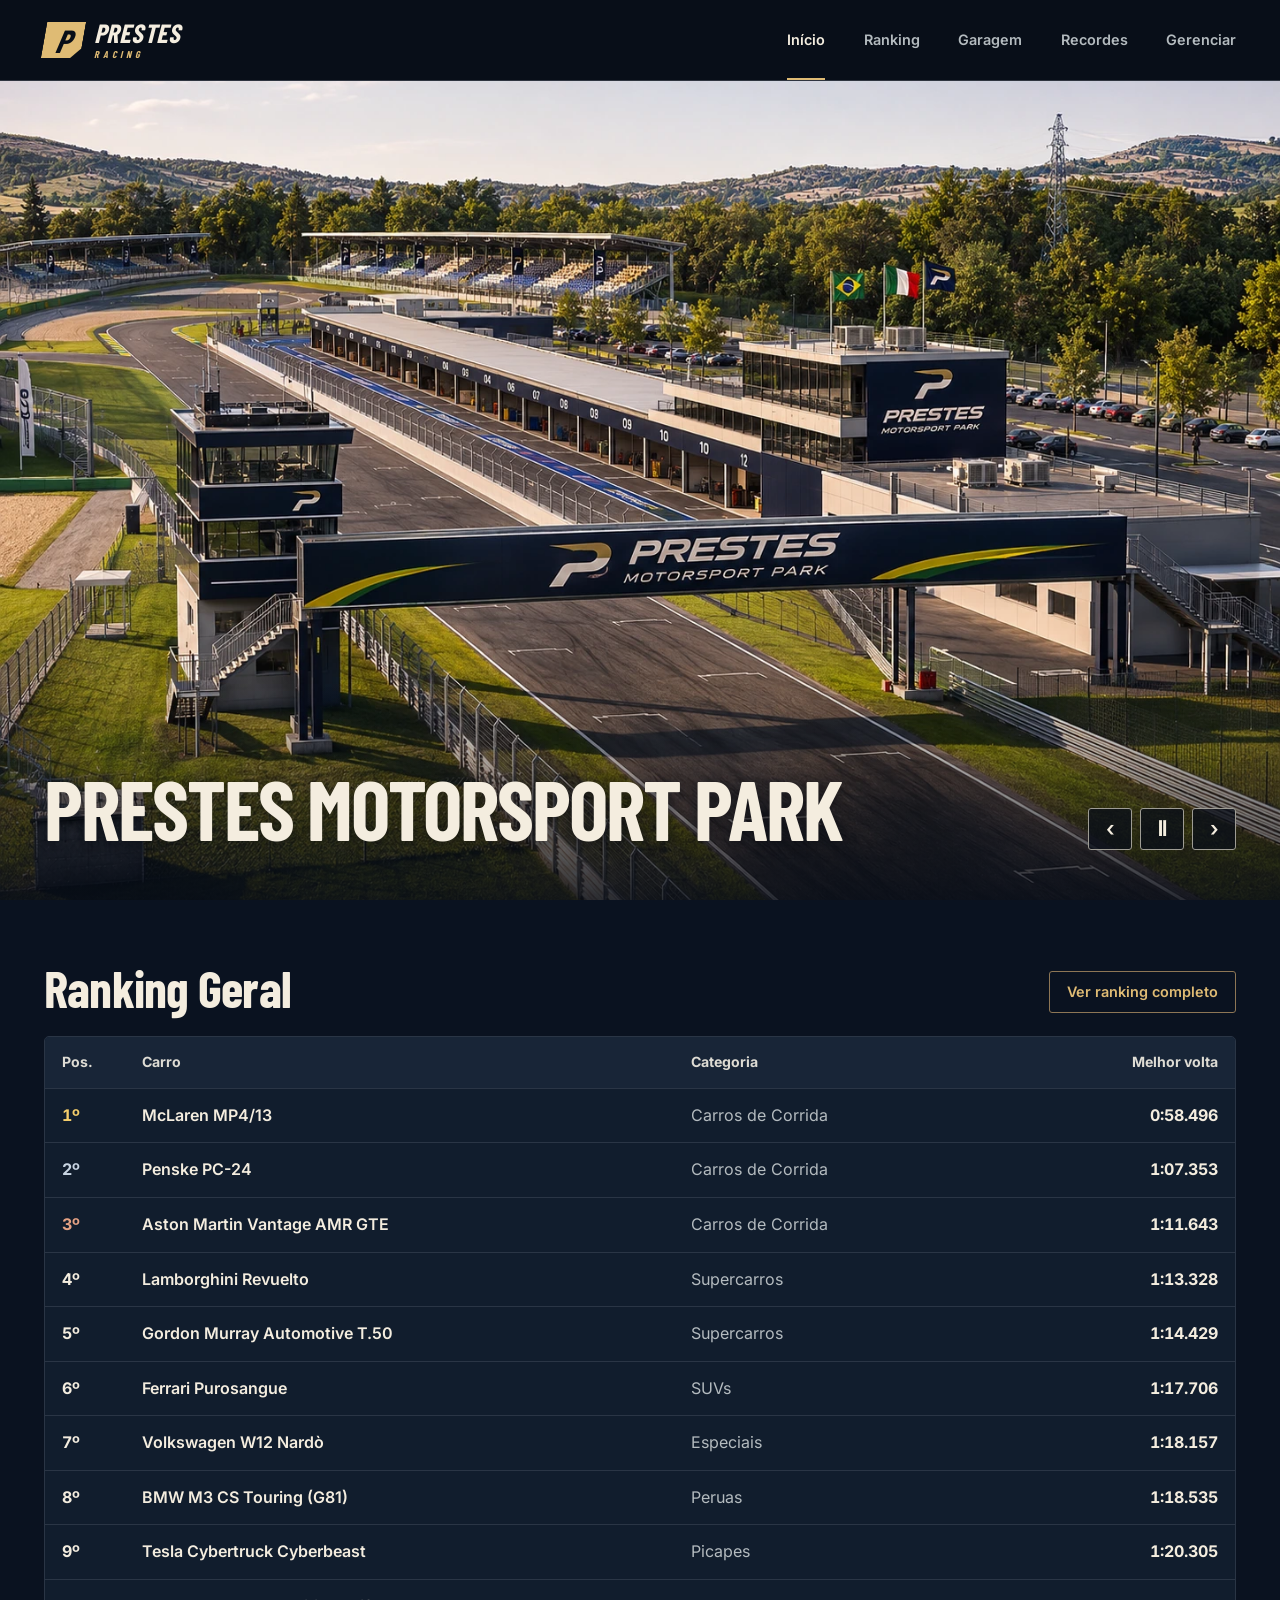
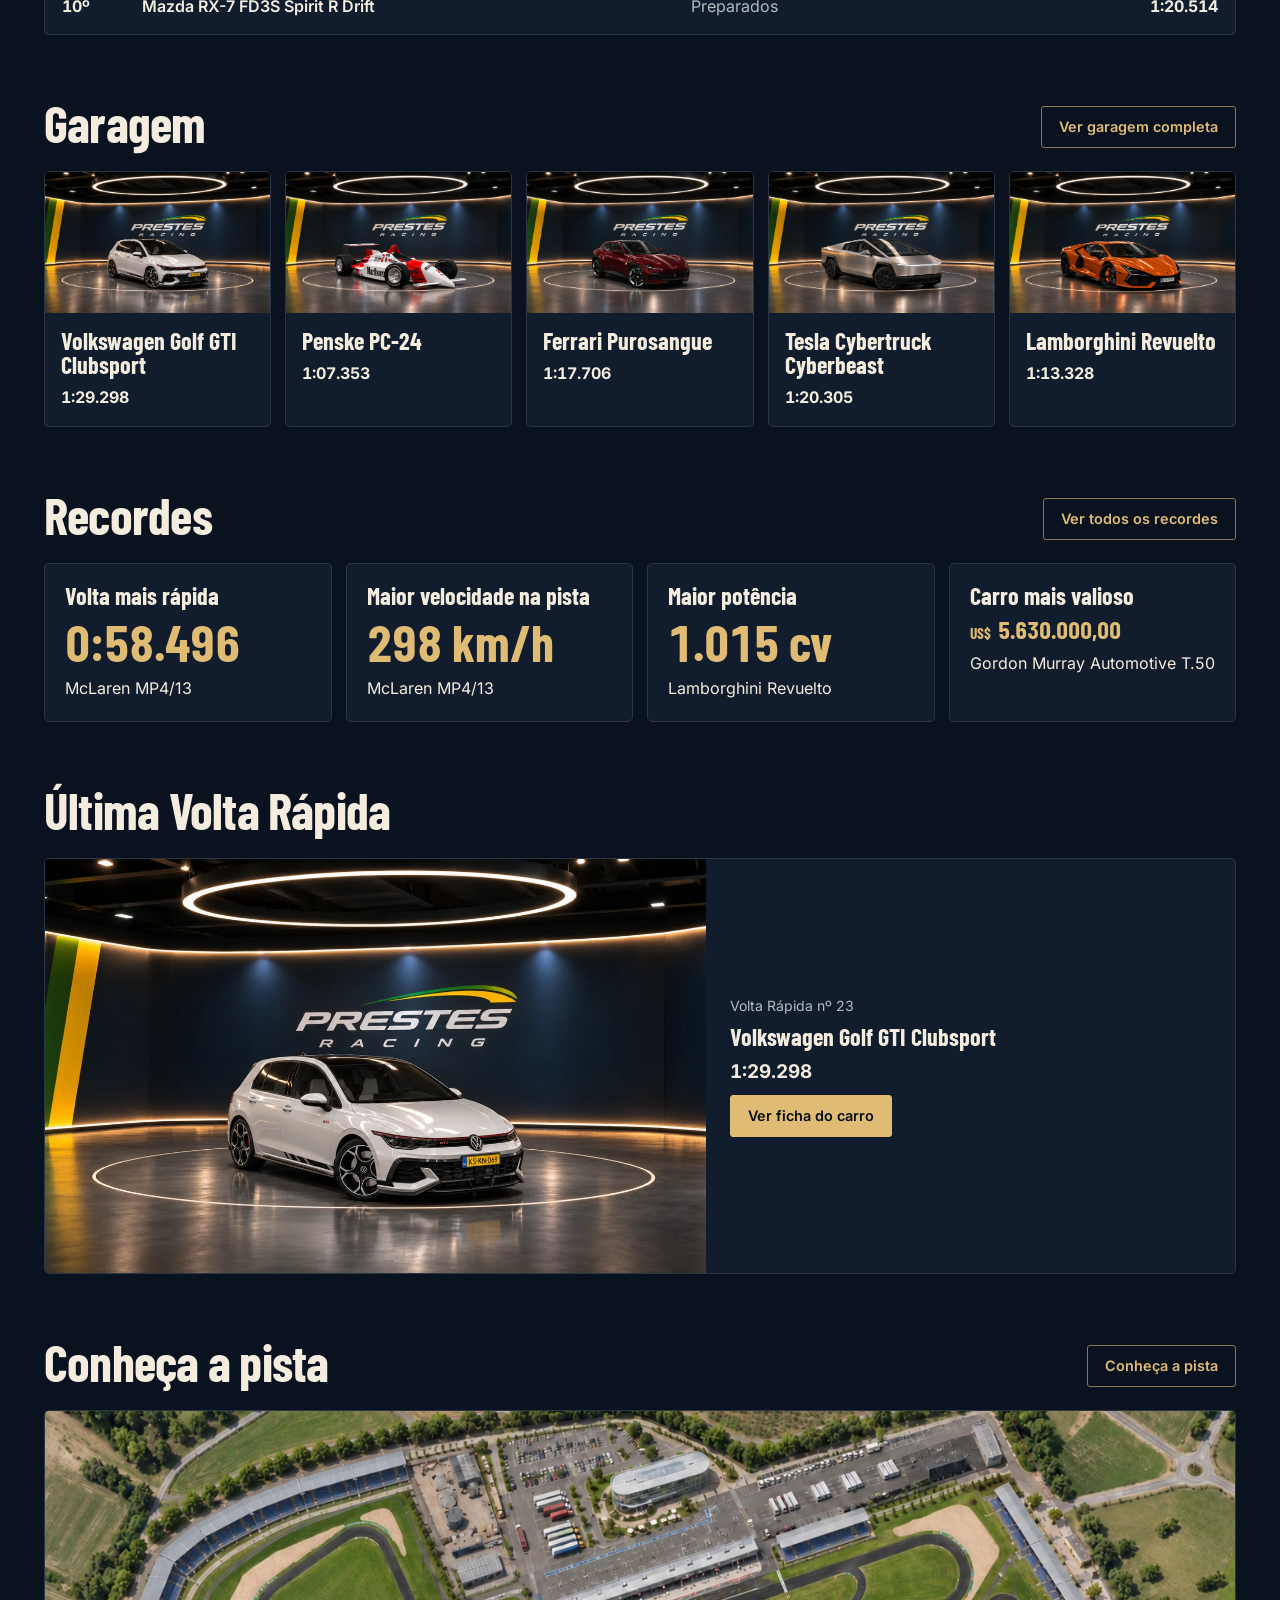
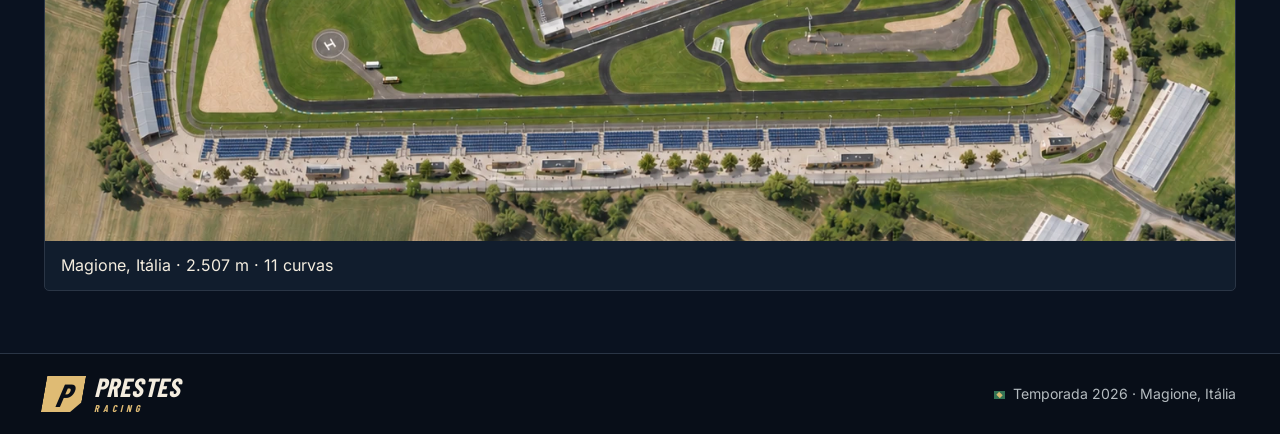
<file: index.html>
<!doctype html>
<html lang="pt-BR">
<head>
  <meta charset="utf-8">
  <meta name="viewport" content="width=device-width, initial-scale=1">
  <meta name="description" content="Voltas rápidas, garagem e recordes do Prestes Motorsport Park.">
  <meta name="theme-color" content="#0a1220">
  <title>Início | Prestes Racing</title>
  <link rel="stylesheet" href="./assets/site.css?v=2.1">
  <script defer src="./data/carros.js"></script>
  <script defer src="./assets/pista.js"></script>
  <script defer src="./assets/catalogo.js?v=2.1"></script>
  <script defer src="./assets/site.js?v=2.1"></script>
</head>
<body data-page="inicio" data-root="./">
  <a class="skip" href="#conteudo">Pular para o conteúdo</a>
  <header id="cabecalho" class="site-header"></header>
  <main id="conteudo" tabindex="-1"></main>
  <footer id="rodape" class="site-footer"></footer>
  <noscript>Ative o JavaScript para consultar o Prestes Racing.</noscript>
</body>
</html>
</file>
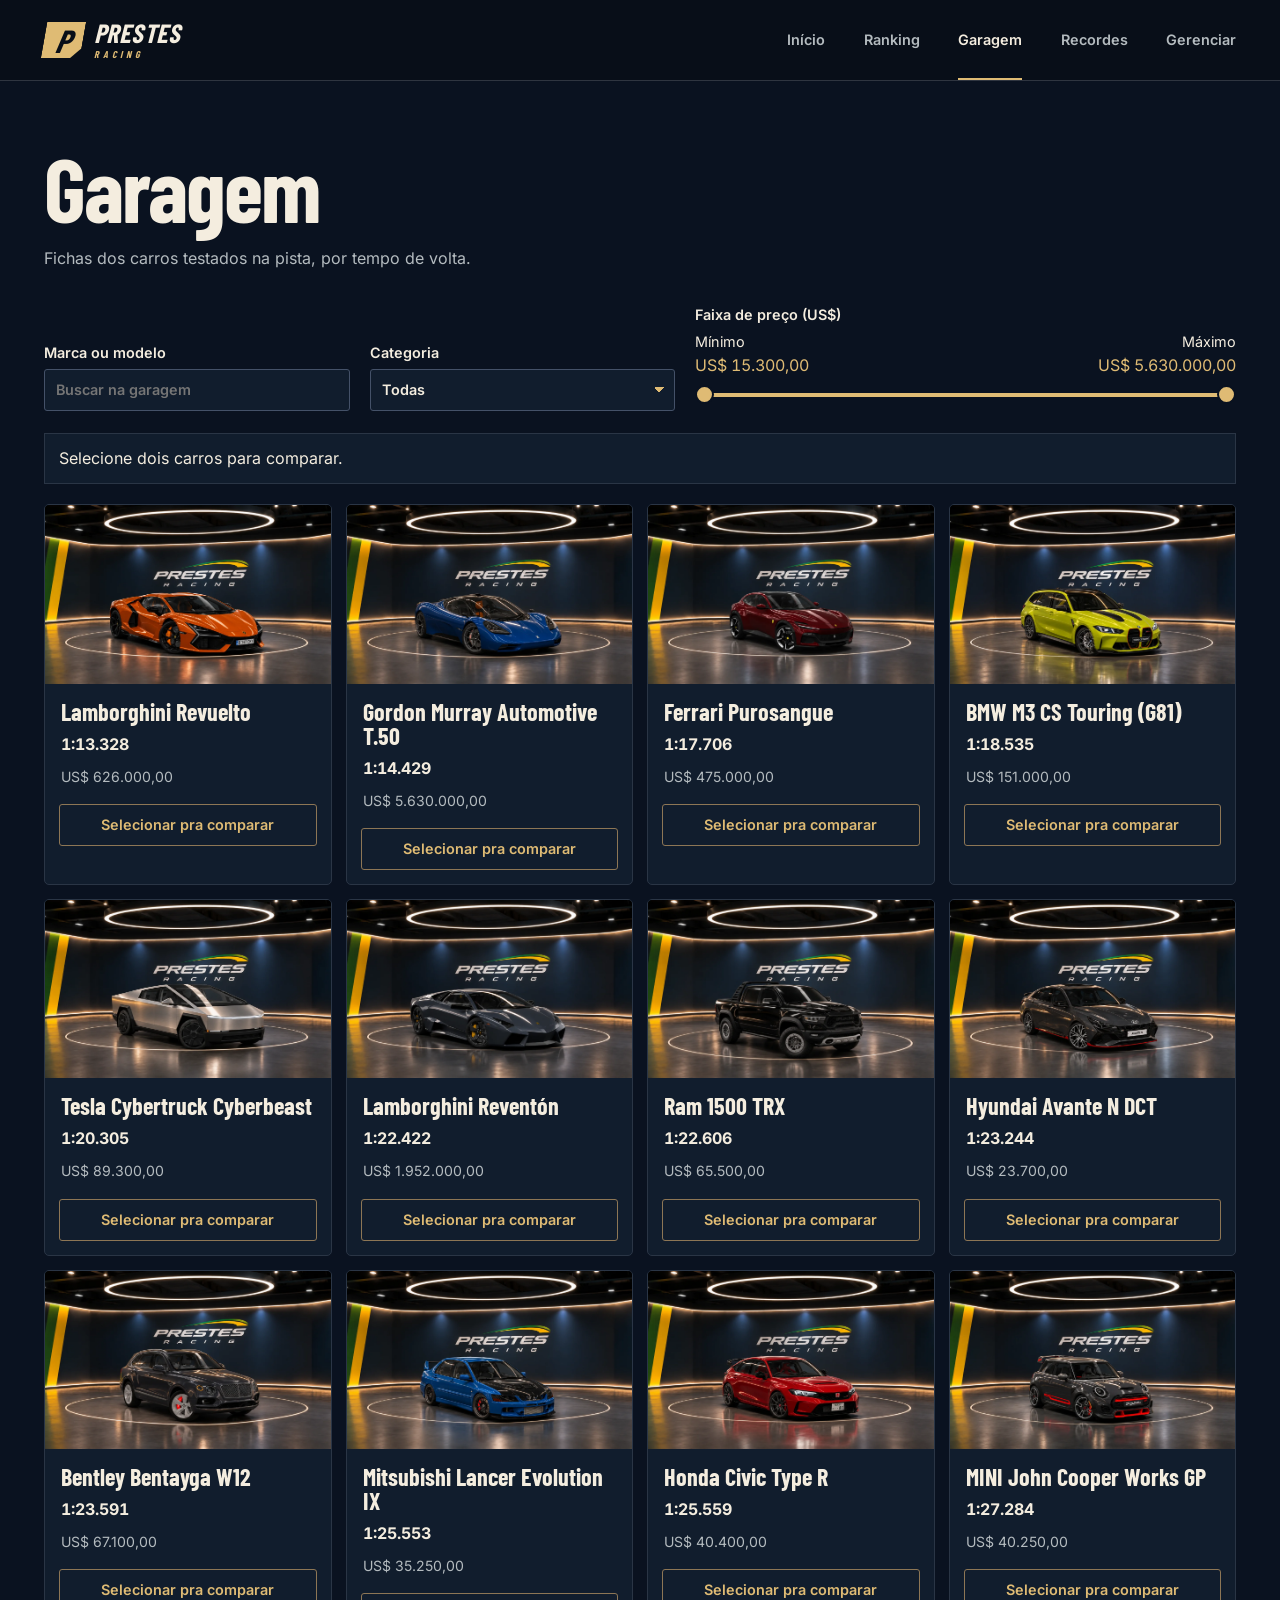
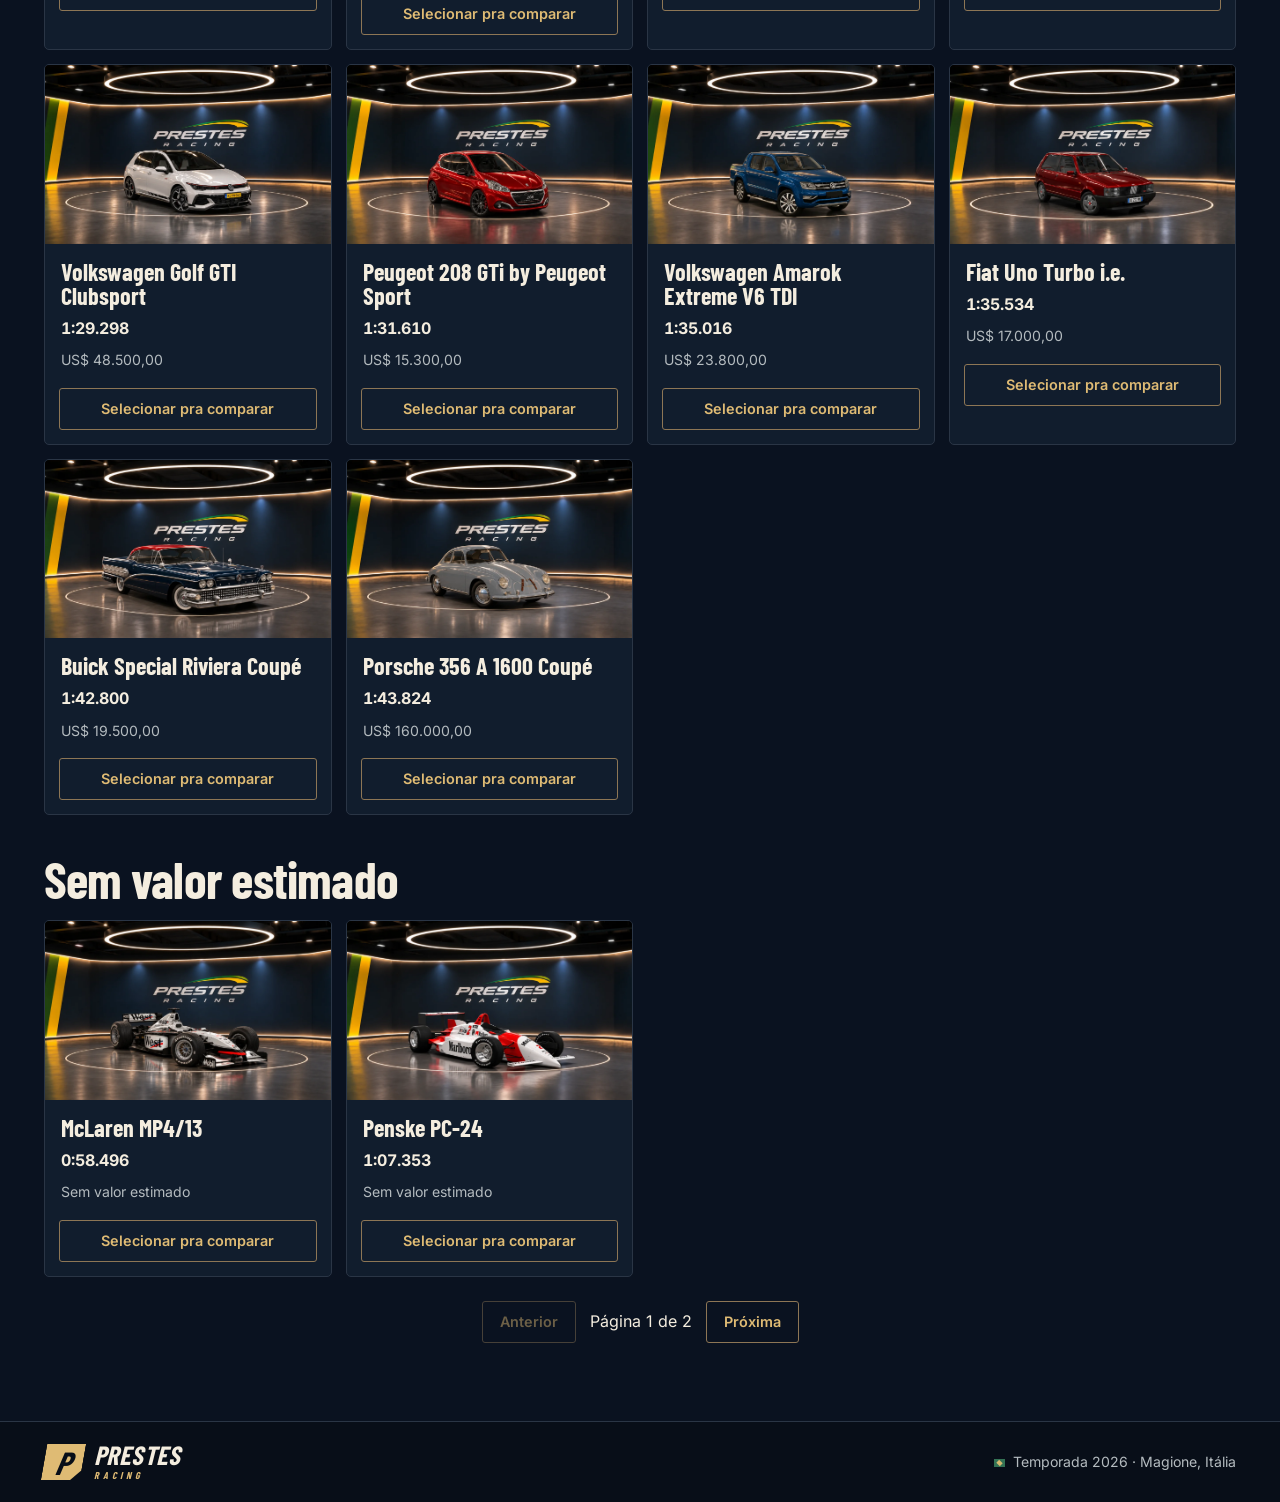
<file: garagem/index.html>
<!doctype html>
<html lang="pt-BR">
<head>
  <meta charset="utf-8">
  <meta name="viewport" content="width=device-width, initial-scale=1">
  <meta name="description" content="Voltas rápidas, garagem e recordes do Prestes Motorsport Park.">
  <meta name="theme-color" content="#0a1220">
  <title>Garagem | Prestes Racing</title>
  <link rel="stylesheet" href="../assets/site.css?v=2.1">
  <script defer src="../data/carros.js"></script>
  <script defer src="../assets/pista.js"></script>
  <script defer src="../assets/catalogo.js?v=2.1"></script>
  <script defer src="../assets/site.js?v=2.1"></script>
</head>
<body data-page="garagem" data-root="../">
  <a class="skip" href="#conteudo">Pular para o conteúdo</a>
  <header id="cabecalho" class="site-header"></header>
  <main id="conteudo" tabindex="-1"></main>
  <footer id="rodape" class="site-footer"></footer>
  <noscript>Ative o JavaScript para consultar o Prestes Racing.</noscript>
</body>
</html>
</file>
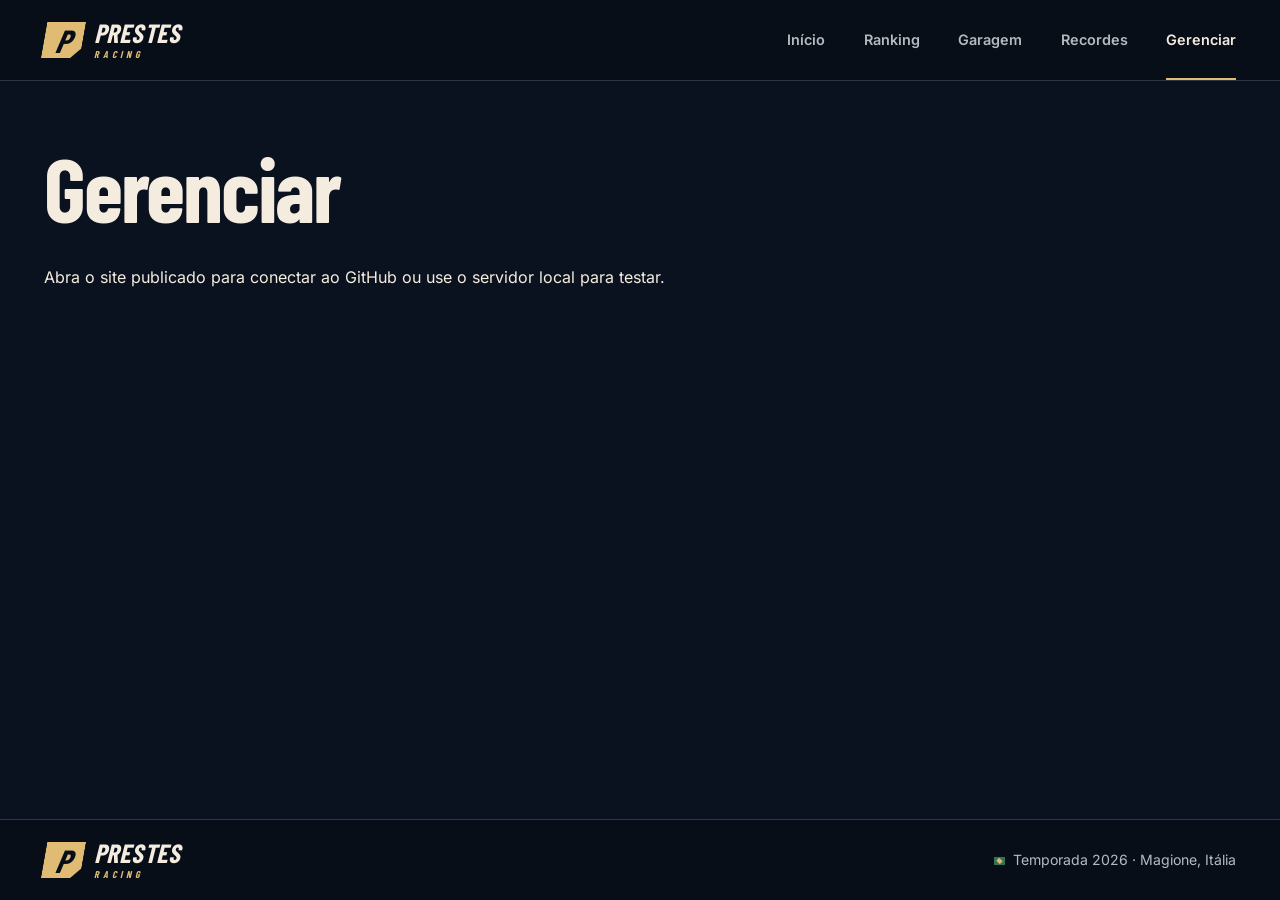
<file: gerenciar/index.html>
<!doctype html>
<html lang="pt-BR">
<head>
  <meta charset="utf-8">
  <meta name="viewport" content="width=device-width, initial-scale=1">
  <meta name="description" content="Voltas rápidas, garagem e recordes do Prestes Motorsport Park.">
  <meta name="theme-color" content="#0a1220">
  <title>Gerenciar | Prestes Racing</title>
  <link rel="stylesheet" href="../assets/site.css?v=2.1">
  <script defer src="../data/carros.js"></script>
  <script defer src="../assets/pista.js"></script>
  <script defer src="../assets/catalogo.js?v=2.1"></script>
  <script defer src="../assets/admin.js?v=2.2"></script>
  <script defer src="../assets/site.js?v=2.1"></script>
</head>
<body data-page="gerenciar" data-root="../">
  <a class="skip" href="#conteudo">Pular para o conteúdo</a>
  <header id="cabecalho" class="site-header"></header>
  <main id="conteudo" tabindex="-1"></main>
  <footer id="rodape" class="site-footer"></footer>
  <noscript>Ative o JavaScript para consultar o Prestes Racing.</noscript>
</body>
</html>
</file>
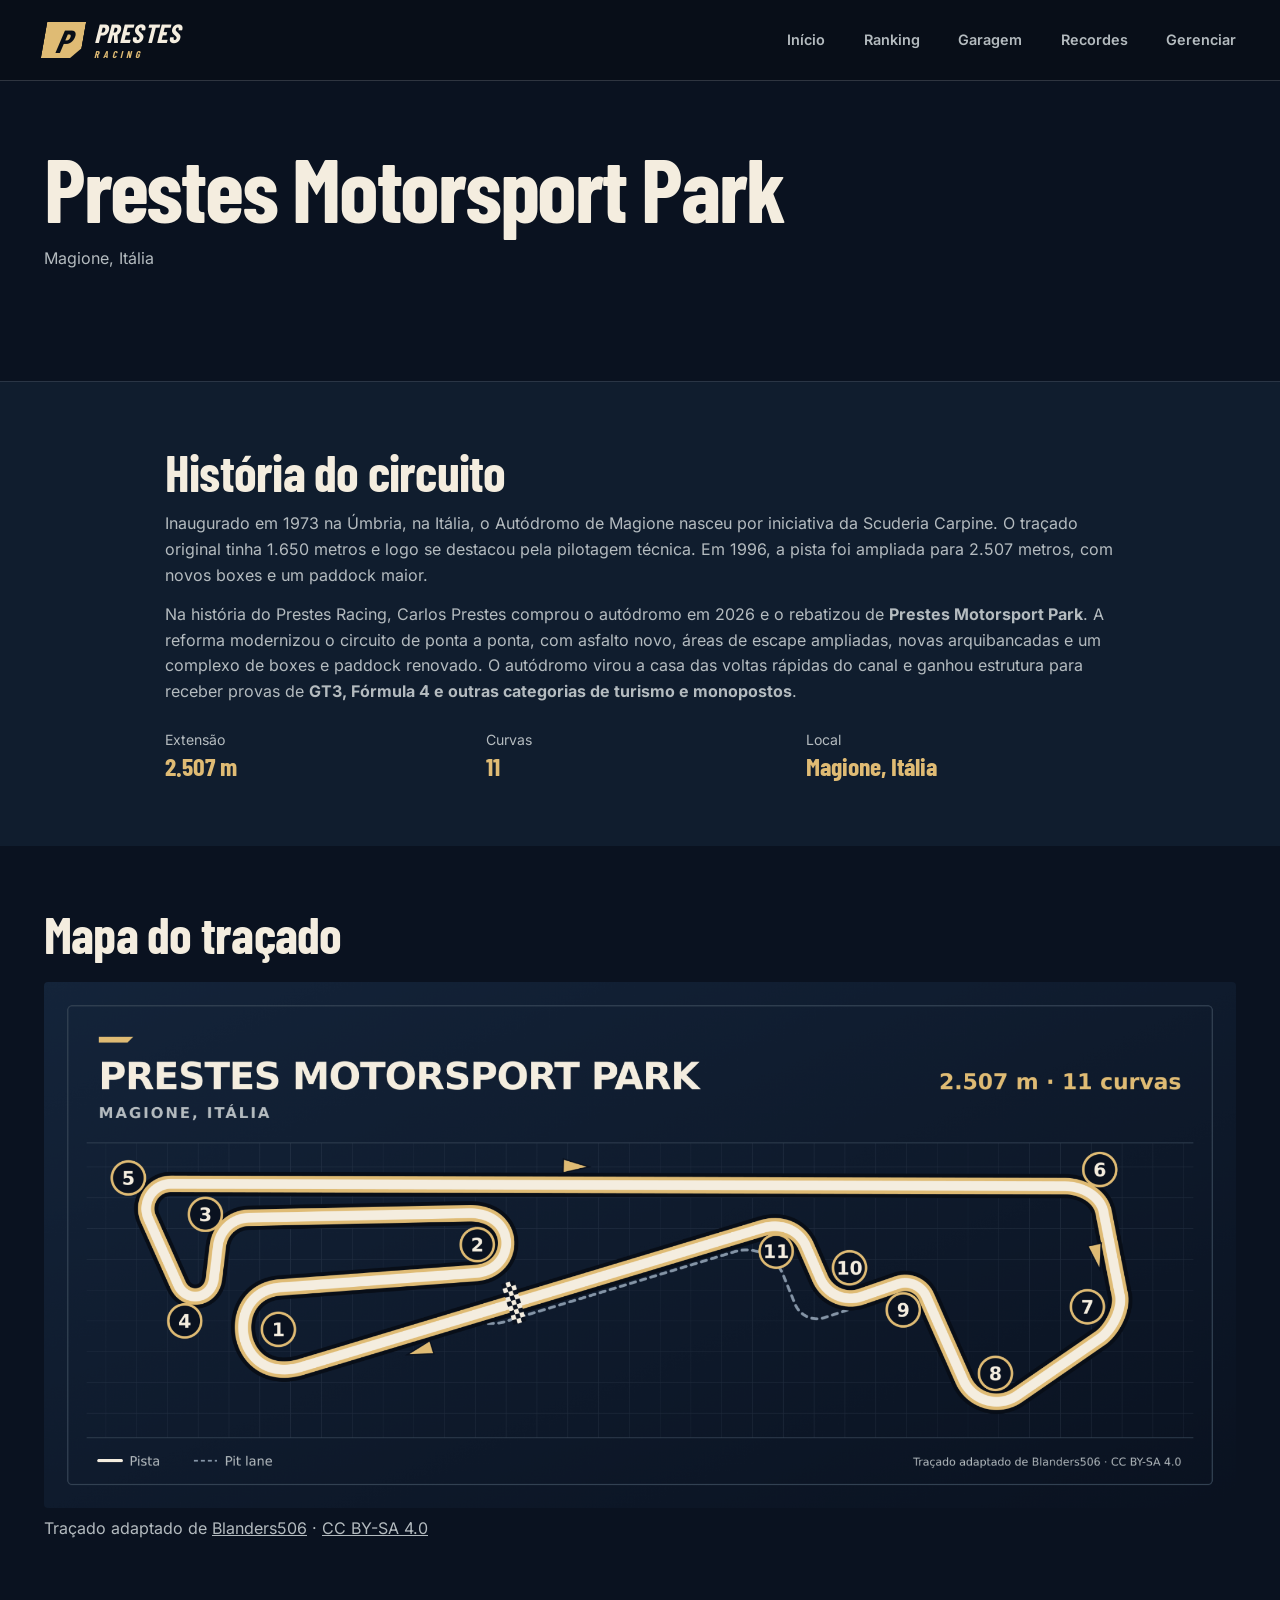
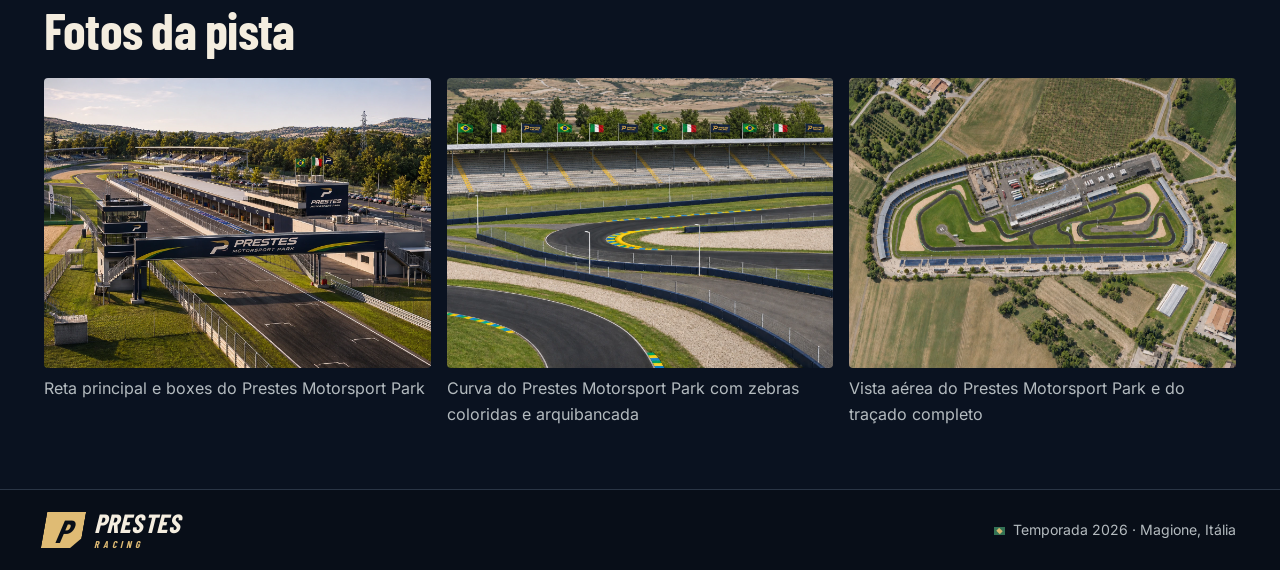
<file: pista/index.html>
<!doctype html>
<html lang="pt-BR">
<head>
  <meta charset="utf-8">
  <meta name="viewport" content="width=device-width, initial-scale=1">
  <meta name="description" content="Voltas rápidas, garagem e recordes do Prestes Motorsport Park.">
  <meta name="theme-color" content="#0a1220">
  <title>A pista | Prestes Racing</title>
  <link rel="stylesheet" href="../assets/site.css?v=2.1">
  <script defer src="../data/carros.js"></script>
  <script defer src="../assets/pista.js"></script>
  <script defer src="../assets/catalogo.js?v=2.1"></script>
  <script defer src="../assets/site.js?v=2.1"></script>
</head>
<body data-page="pista" data-root="../">
  <a class="skip" href="#conteudo">Pular para o conteúdo</a>
  <header id="cabecalho" class="site-header"></header>
  <main id="conteudo" tabindex="-1"></main>
  <footer id="rodape" class="site-footer"></footer>
  <noscript>Ative o JavaScript para consultar o Prestes Racing.</noscript>
</body>
</html>
</file>
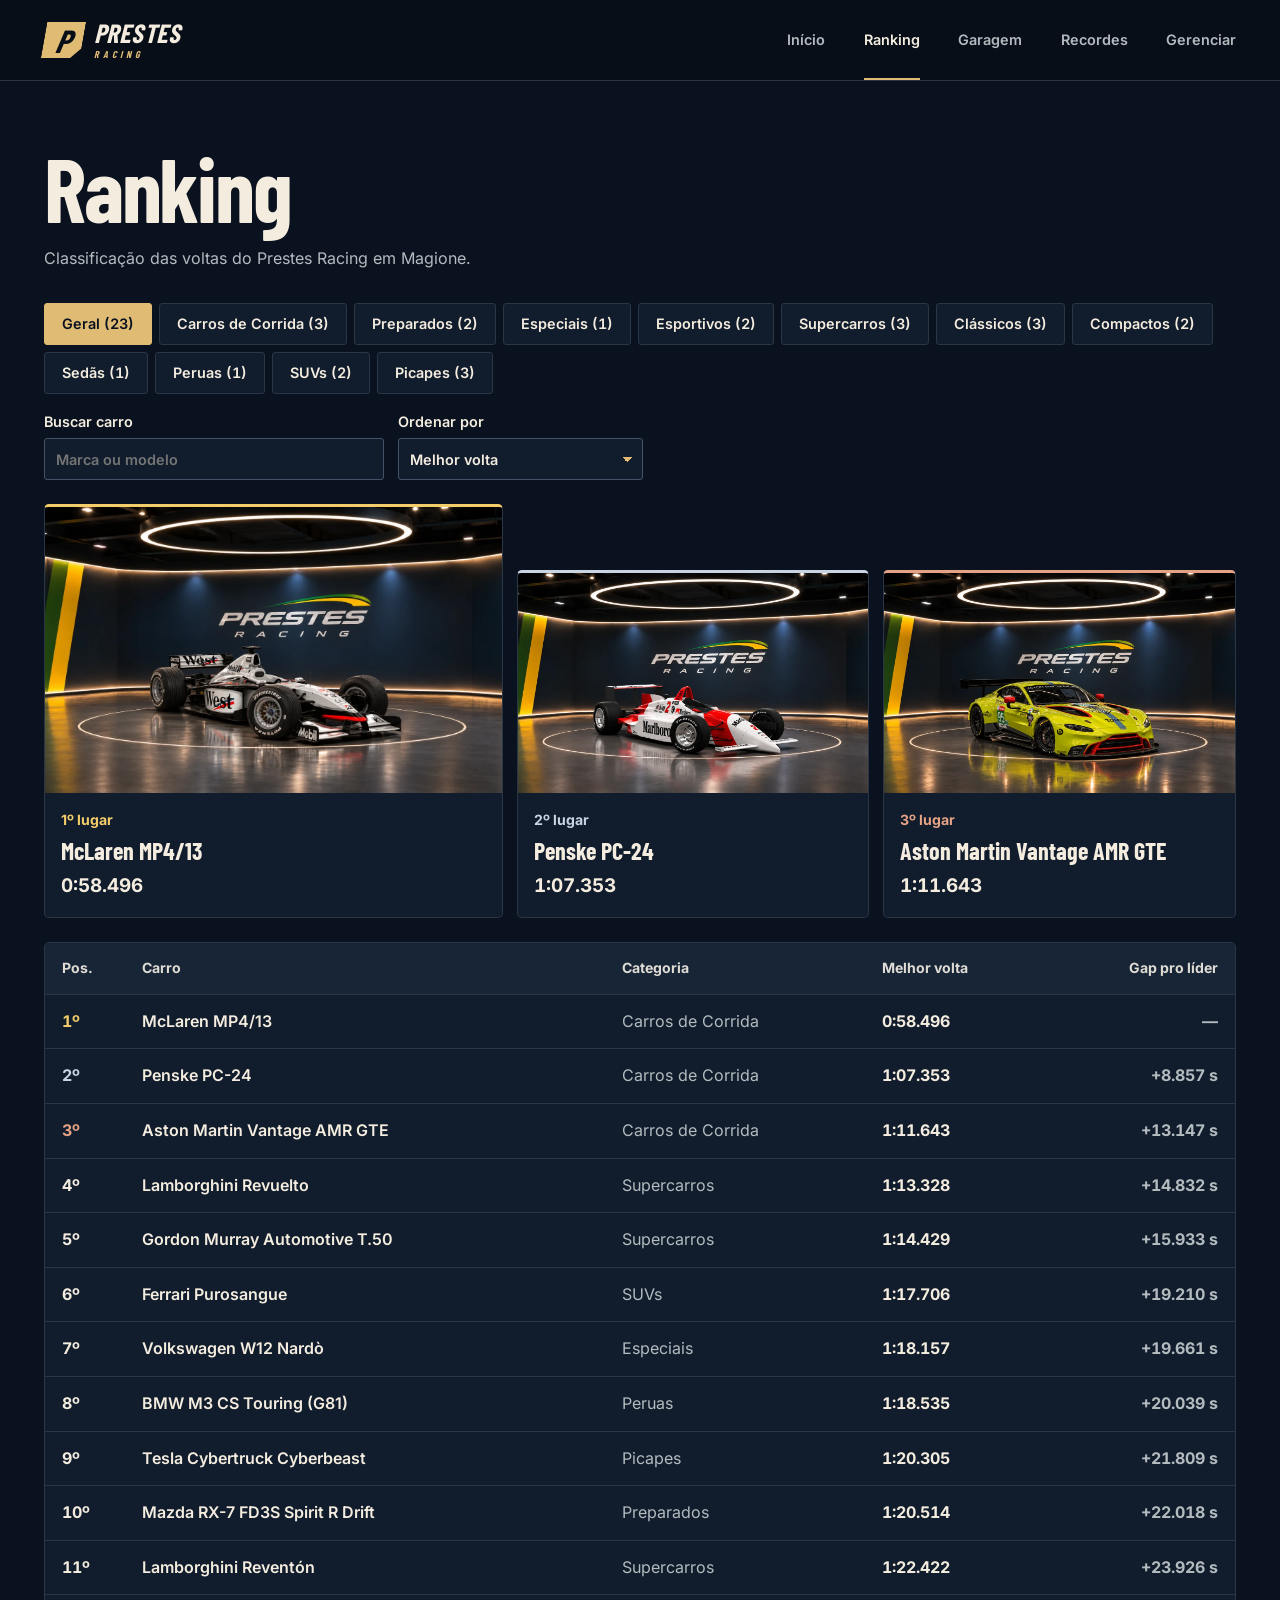
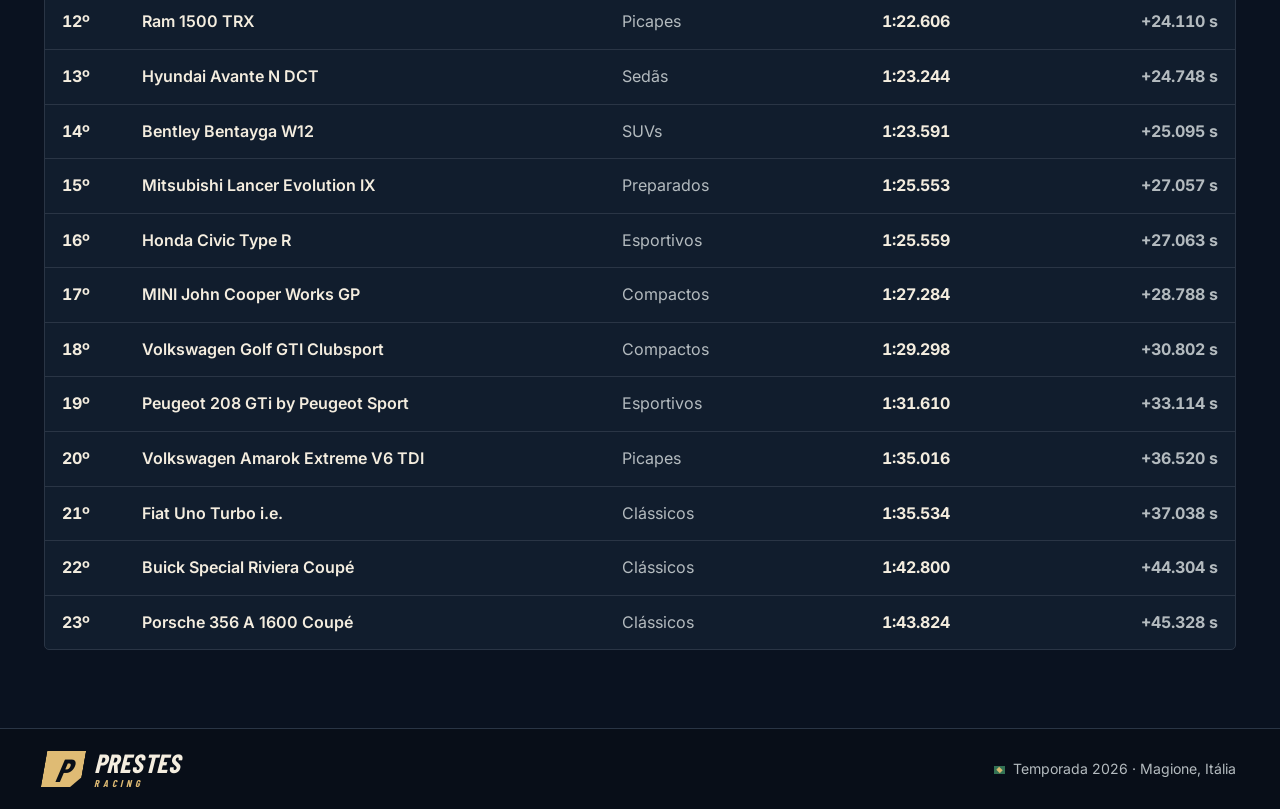
<file: ranking/index.html>
<!doctype html>
<html lang="pt-BR">
<head>
  <meta charset="utf-8">
  <meta name="viewport" content="width=device-width, initial-scale=1">
  <meta name="description" content="Voltas rápidas, garagem e recordes do Prestes Motorsport Park.">
  <meta name="theme-color" content="#0a1220">
  <title>Ranking | Prestes Racing</title>
  <link rel="stylesheet" href="../assets/site.css?v=2.1">
  <script defer src="../data/carros.js"></script>
  <script defer src="../assets/pista.js"></script>
  <script defer src="../assets/catalogo.js?v=2.1"></script>
  <script defer src="../assets/site.js?v=2.1"></script>
</head>
<body data-page="ranking" data-root="../">
  <a class="skip" href="#conteudo">Pular para o conteúdo</a>
  <header id="cabecalho" class="site-header"></header>
  <main id="conteudo" tabindex="-1"></main>
  <footer id="rodape" class="site-footer"></footer>
  <noscript>Ative o JavaScript para consultar o Prestes Racing.</noscript>
</body>
</html>
</file>
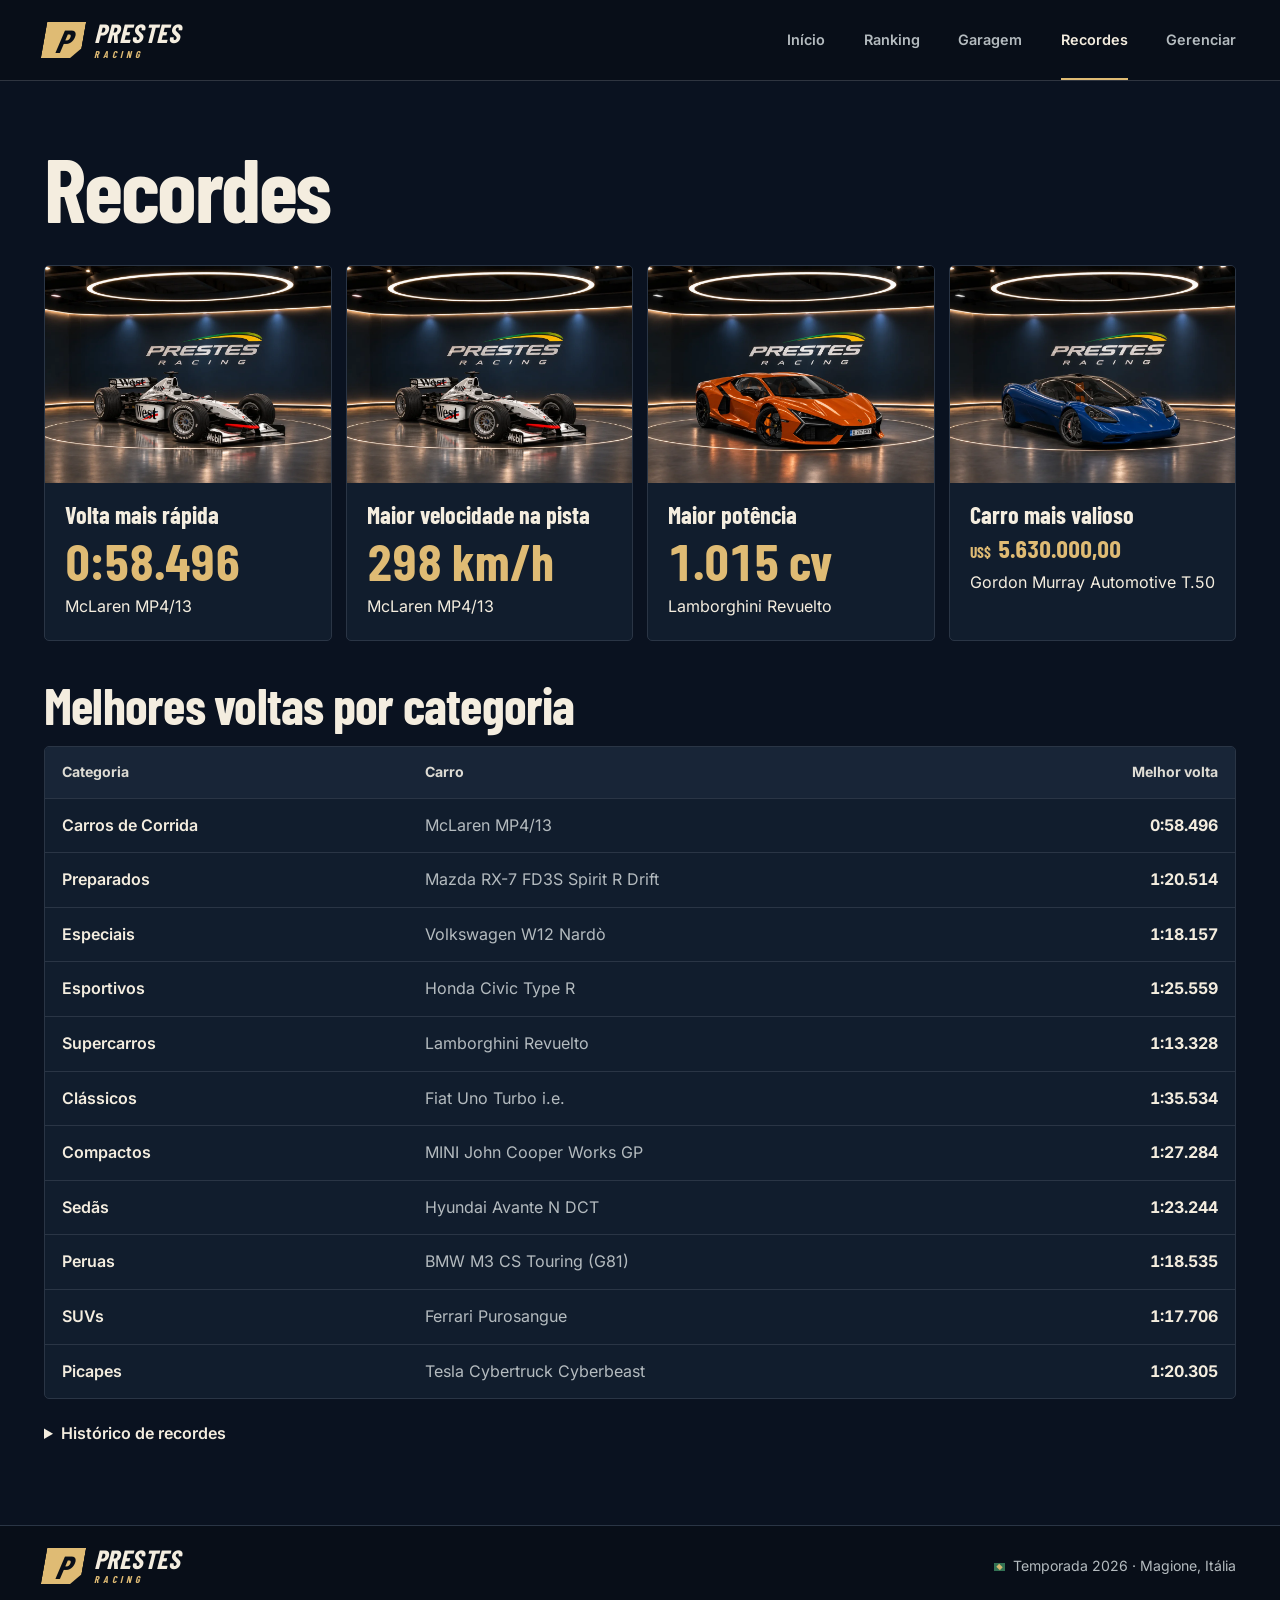
<file: recordes/index.html>
<!doctype html>
<html lang="pt-BR">
<head>
  <meta charset="utf-8">
  <meta name="viewport" content="width=device-width, initial-scale=1">
  <meta name="description" content="Voltas rápidas, garagem e recordes do Prestes Motorsport Park.">
  <meta name="theme-color" content="#0a1220">
  <title>Recordes | Prestes Racing</title>
  <link rel="stylesheet" href="../assets/site.css?v=2.1">
  <script defer src="../data/carros.js"></script>
  <script defer src="../assets/pista.js"></script>
  <script defer src="../assets/catalogo.js?v=2.1"></script>
  <script defer src="../assets/site.js?v=2.1"></script>
</head>
<body data-page="recordes" data-root="../">
  <a class="skip" href="#conteudo">Pular para o conteúdo</a>
  <header id="cabecalho" class="site-header"></header>
  <main id="conteudo" tabindex="-1"></main>
  <footer id="rodape" class="site-footer"></footer>
  <noscript>Ative o JavaScript para consultar o Prestes Racing.</noscript>
</body>
</html>
</file>
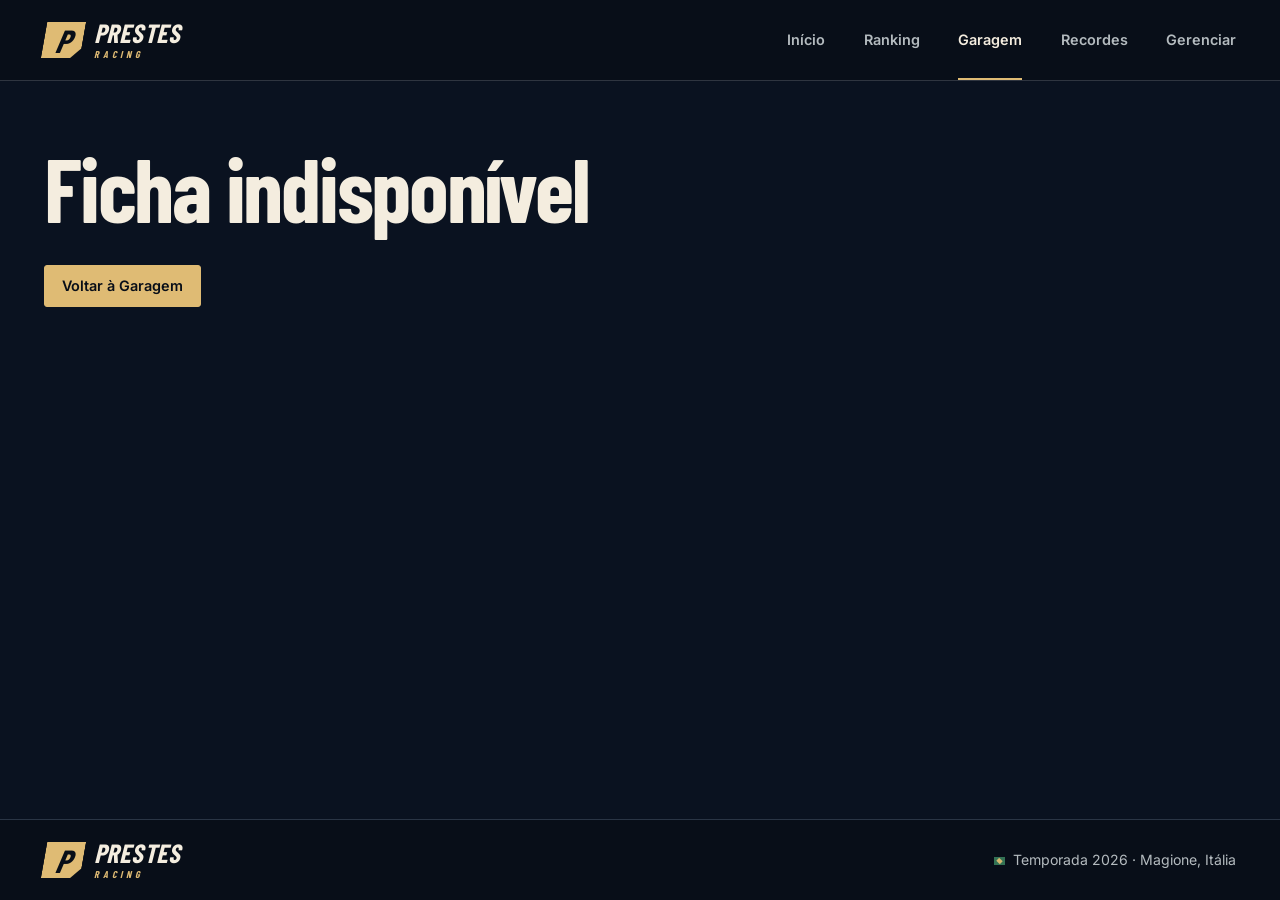
<file: garagem/carro/index.html>
<!doctype html>
<html lang="pt-BR">
<head>
  <meta charset="utf-8">
  <meta name="viewport" content="width=device-width, initial-scale=1">
  <meta name="description" content="Voltas rápidas, garagem e recordes do Prestes Motorsport Park.">
  <meta name="theme-color" content="#0a1220">
  <title>Ficha do carro | Prestes Racing</title>
  <link rel="stylesheet" href="../../assets/site.css?v=2.1">
  <script defer src="../../data/carros.js"></script>
  <script defer src="../../assets/pista.js"></script>
  <script defer src="../../assets/catalogo.js?v=2.1"></script>
  <script defer src="../../assets/site.js?v=2.1"></script>
</head>
<body data-page="carro" data-root="../../">
  <a class="skip" href="#conteudo">Pular para o conteúdo</a>
  <header id="cabecalho" class="site-header"></header>
  <main id="conteudo" tabindex="-1"></main>
  <footer id="rodape" class="site-footer"></footer>
  <noscript>Ative o JavaScript para consultar o Prestes Racing.</noscript>
</body>
</html>
</file>
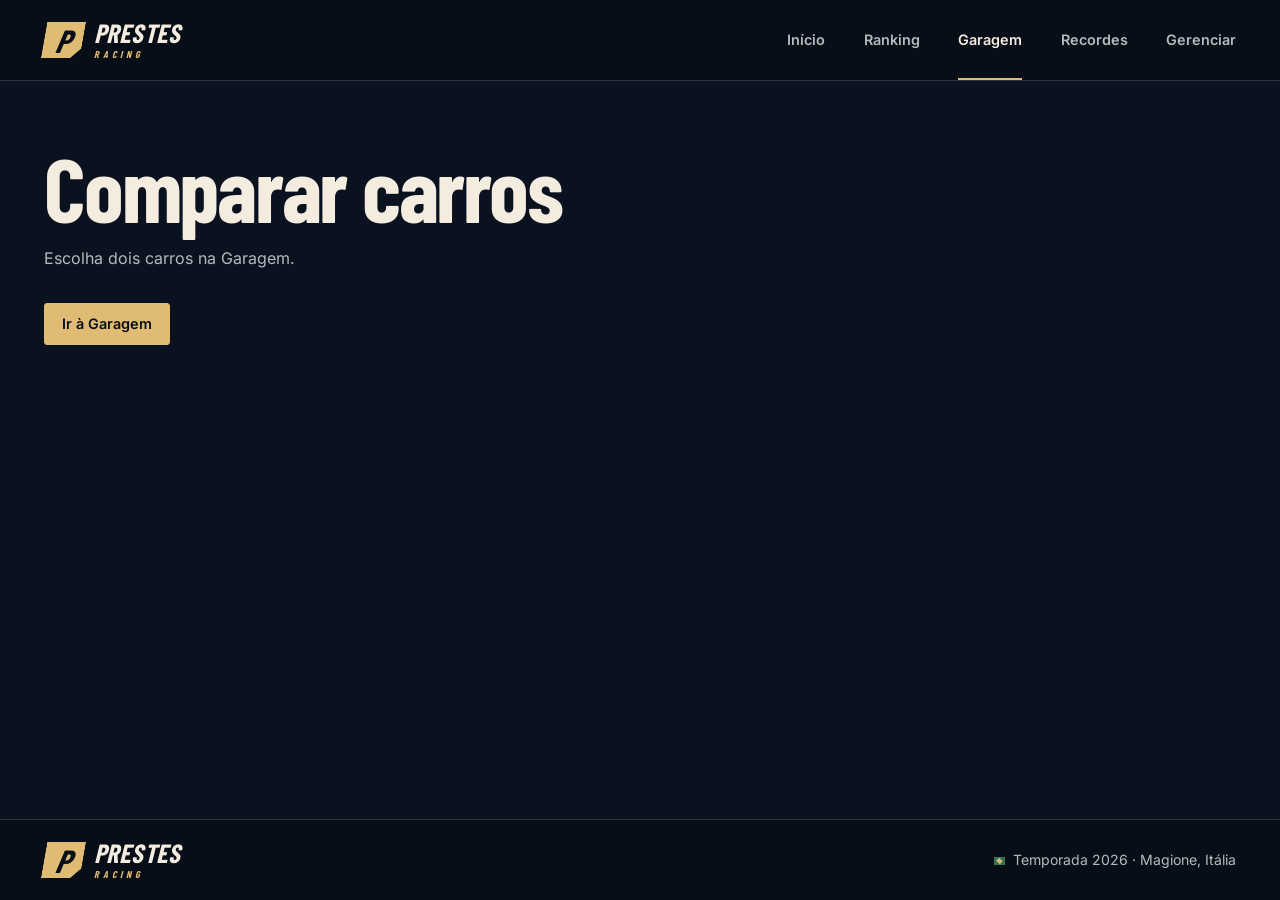
<file: garagem/comparar/index.html>
<!doctype html>
<html lang="pt-BR">
<head>
  <meta charset="utf-8">
  <meta name="viewport" content="width=device-width, initial-scale=1">
  <meta name="description" content="Voltas rápidas, garagem e recordes do Prestes Motorsport Park.">
  <meta name="theme-color" content="#0a1220">
  <title>Comparar carros | Prestes Racing</title>
  <link rel="stylesheet" href="../../assets/site.css?v=2.1">
  <script defer src="../../data/carros.js"></script>
  <script defer src="../../assets/pista.js"></script>
  <script defer src="../../assets/catalogo.js?v=2.1"></script>
  <script defer src="../../assets/site.js?v=2.1"></script>
</head>
<body data-page="comparar" data-root="../../">
  <a class="skip" href="#conteudo">Pular para o conteúdo</a>
  <header id="cabecalho" class="site-header"></header>
  <main id="conteudo" tabindex="-1"></main>
  <footer id="rodape" class="site-footer"></footer>
  <noscript>Ative o JavaScript para consultar o Prestes Racing.</noscript>
</body>
</html>
</file>
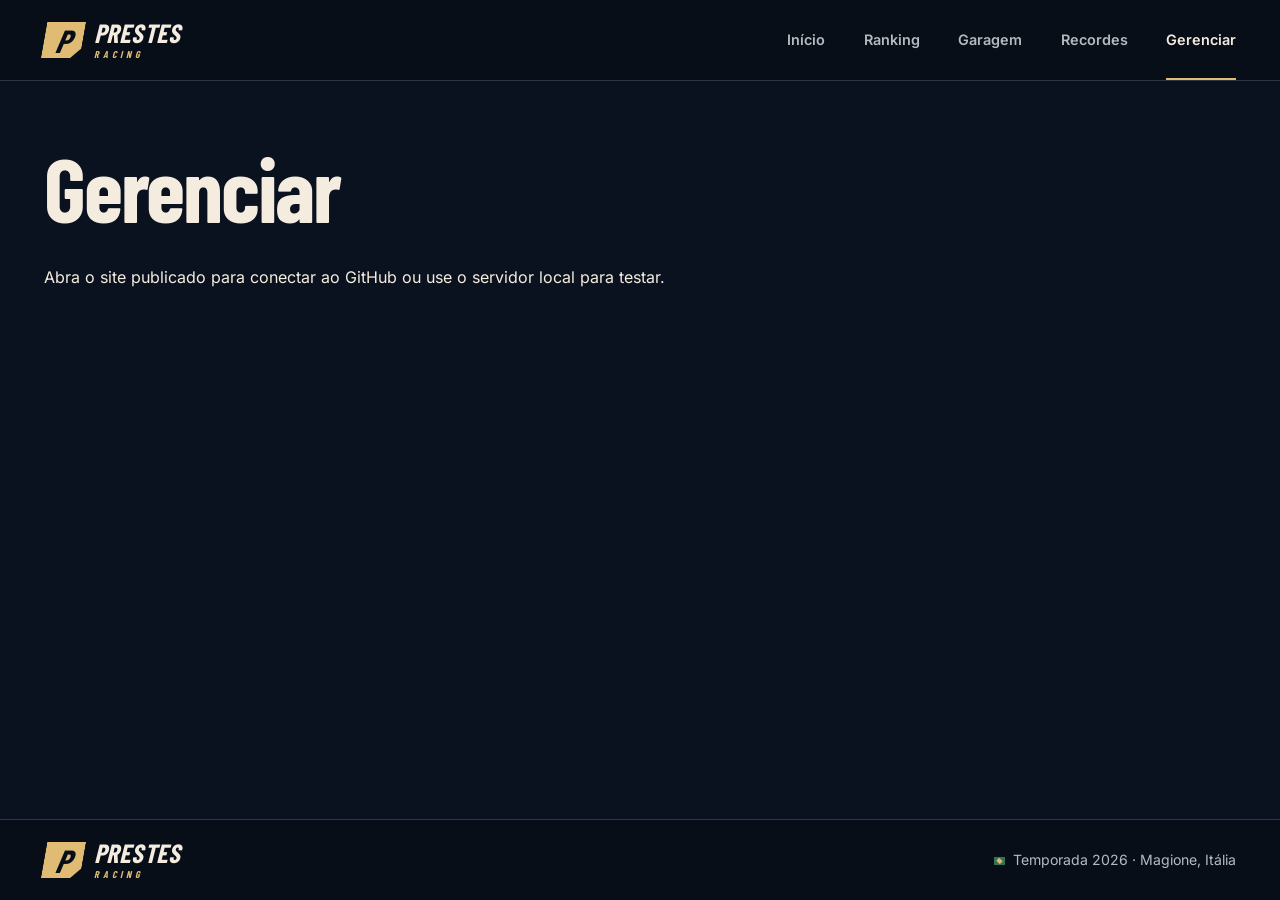
<file: gerenciar/adicionar/index.html>
<!doctype html>
<html lang="pt-BR">
<head>
  <meta charset="utf-8">
  <meta name="viewport" content="width=device-width, initial-scale=1">
  <meta name="description" content="Voltas rápidas, garagem e recordes do Prestes Motorsport Park.">
  <meta name="theme-color" content="#0a1220">
  <title>Adicionar carro | Prestes Racing</title>
  <link rel="stylesheet" href="../../assets/site.css?v=2.1">
  <script defer src="../../data/carros.js"></script>
  <script defer src="../../assets/pista.js"></script>
  <script defer src="../../assets/catalogo.js?v=2.1"></script>
  <script defer src="../../assets/admin.js?v=2.2"></script>
  <script defer src="../../assets/site.js?v=2.1"></script>
</head>
<body data-page="adicionar" data-root="../../">
  <a class="skip" href="#conteudo">Pular para o conteúdo</a>
  <header id="cabecalho" class="site-header"></header>
  <main id="conteudo" tabindex="-1"></main>
  <footer id="rodape" class="site-footer"></footer>
  <noscript>Ative o JavaScript para consultar o Prestes Racing.</noscript>
</body>
</html>
</file>
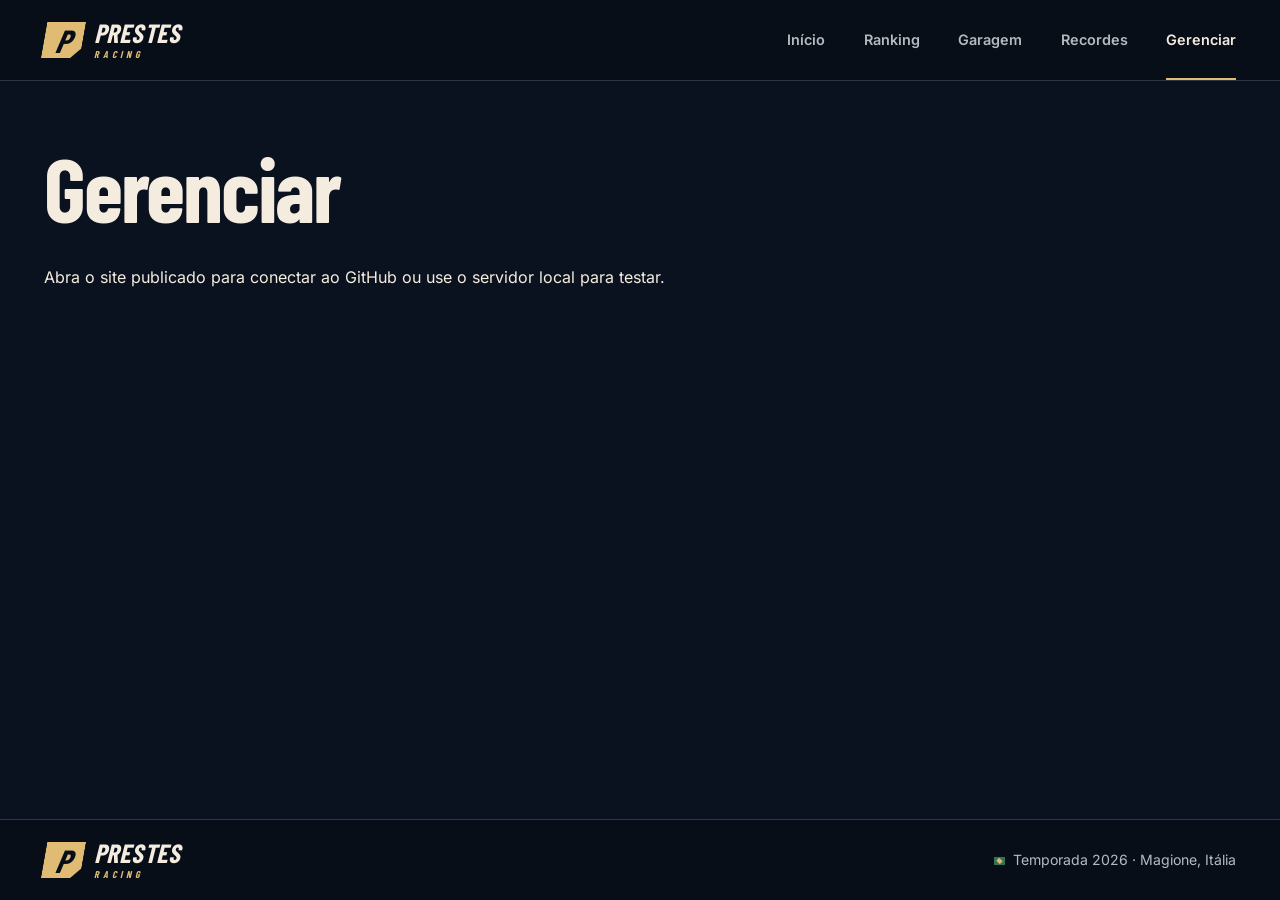
<file: gerenciar/editar/index.html>
<!doctype html>
<html lang="pt-BR">
<head>
  <meta charset="utf-8">
  <meta name="viewport" content="width=device-width, initial-scale=1">
  <meta name="description" content="Voltas rápidas, garagem e recordes do Prestes Motorsport Park.">
  <meta name="theme-color" content="#0a1220">
  <title>Editar carro | Prestes Racing</title>
  <link rel="stylesheet" href="../../assets/site.css?v=2.1">
  <script defer src="../../data/carros.js"></script>
  <script defer src="../../assets/pista.js"></script>
  <script defer src="../../assets/catalogo.js?v=2.1"></script>
  <script defer src="../../assets/admin.js?v=2.2"></script>
  <script defer src="../../assets/site.js?v=2.1"></script>
</head>
<body data-page="editar" data-root="../../">
  <a class="skip" href="#conteudo">Pular para o conteúdo</a>
  <header id="cabecalho" class="site-header"></header>
  <main id="conteudo" tabindex="-1"></main>
  <footer id="rodape" class="site-footer"></footer>
  <noscript>Ative o JavaScript para consultar o Prestes Racing.</noscript>
</body>
</html>
</file>
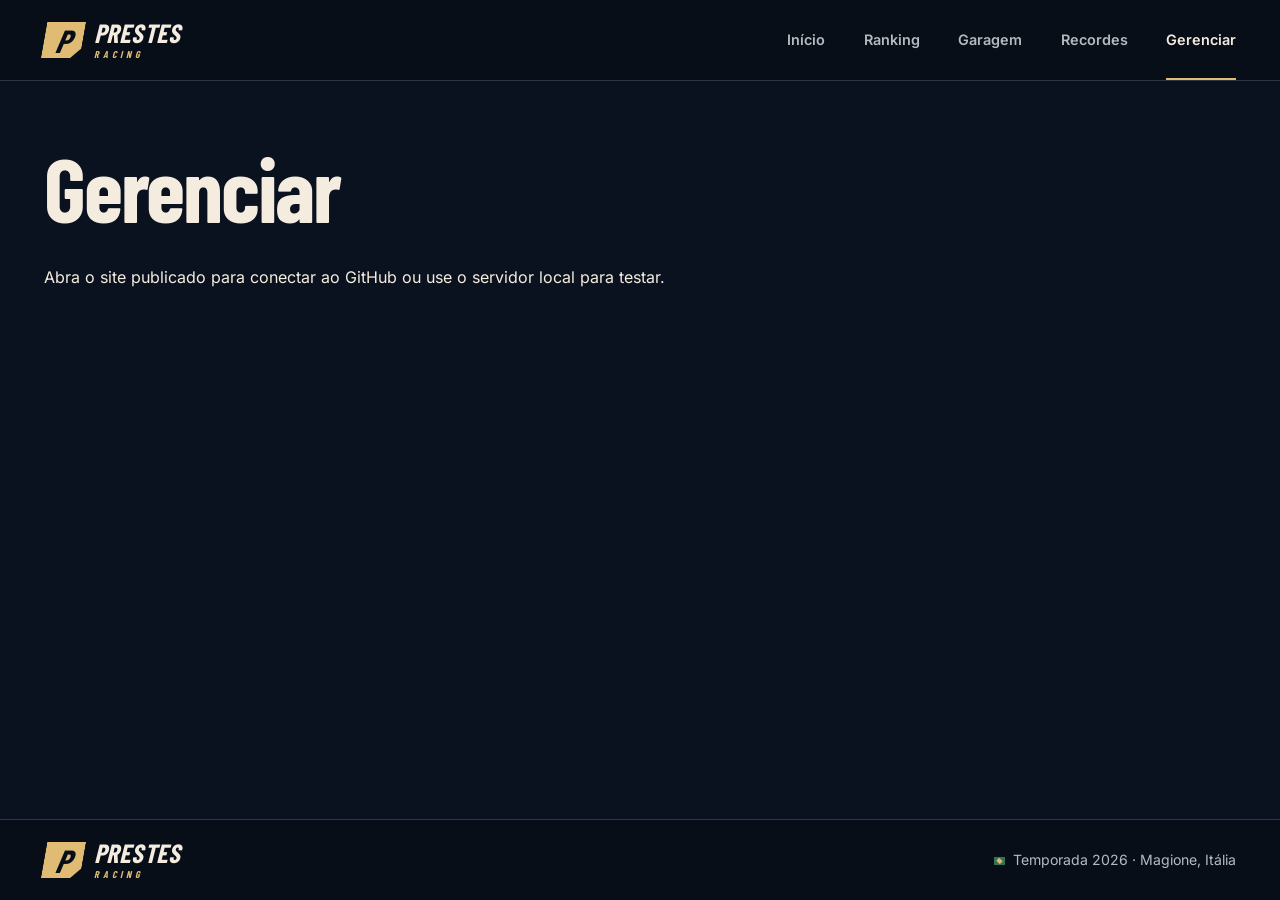
<file: gerenciar/lotes/index.html>
<!doctype html>
<html lang="pt-BR">
<head>
  <meta charset="utf-8">
  <meta name="viewport" content="width=device-width, initial-scale=1">
  <meta name="description" content="Voltas rápidas, garagem e recordes do Prestes Motorsport Park.">
  <meta name="theme-color" content="#0a1220">
  <title>Lotes | Prestes Racing</title>
  <link rel="stylesheet" href="../../assets/site.css?v=2.1">
  <script defer src="../../data/carros.js"></script>
  <script defer src="../../assets/pista.js"></script>
  <script defer src="../../assets/catalogo.js?v=2.1"></script>
  <script defer src="../../assets/admin.js?v=2.2"></script>
  <script defer src="../../assets/site.js?v=2.1"></script>
</head>
<body data-page="lotes" data-root="../../">
  <a class="skip" href="#conteudo">Pular para o conteúdo</a>
  <header id="cabecalho" class="site-header"></header>
  <main id="conteudo" tabindex="-1"></main>
  <footer id="rodape" class="site-footer"></footer>
  <noscript>Ative o JavaScript para consultar o Prestes Racing.</noscript>
</body>
</html>
</file>
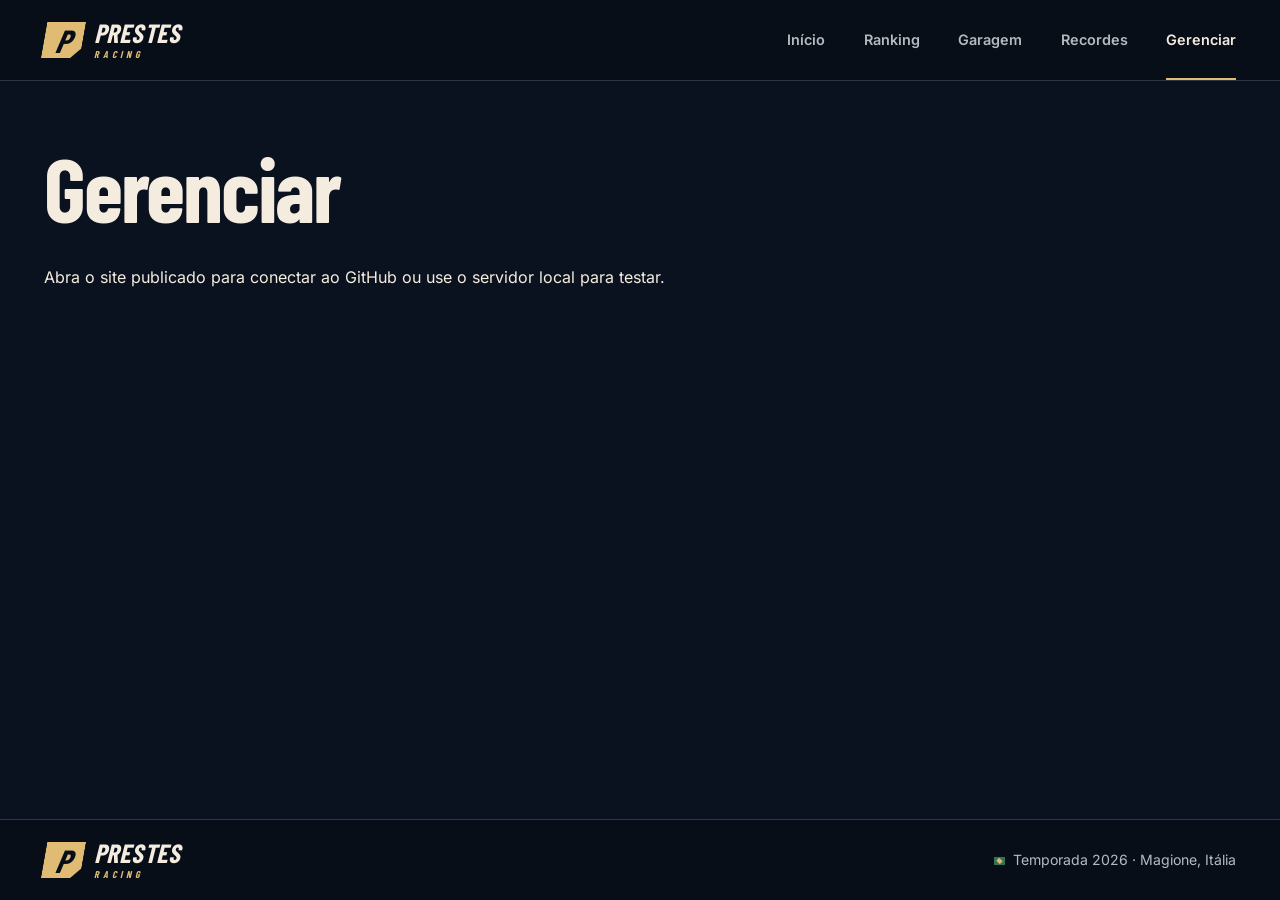
<file: gerenciar/previa/index.html>
<!doctype html>
<html lang="pt-BR">
<head>
  <meta charset="utf-8">
  <meta name="viewport" content="width=device-width, initial-scale=1">
  <meta name="description" content="Voltas rápidas, garagem e recordes do Prestes Motorsport Park.">
  <meta name="theme-color" content="#0a1220">
  <title>Prévia da ficha | Prestes Racing</title>
  <link rel="stylesheet" href="../../assets/site.css?v=2.1">
  <script defer src="../../data/carros.js"></script>
  <script defer src="../../assets/pista.js"></script>
  <script defer src="../../assets/catalogo.js?v=2.1"></script>
  <script defer src="../../assets/admin.js?v=2.2"></script>
  <script defer src="../../assets/site.js?v=2.1"></script>
</head>
<body data-page="previa" data-root="../../">
  <a class="skip" href="#conteudo">Pular para o conteúdo</a>
  <header id="cabecalho" class="site-header"></header>
  <main id="conteudo" tabindex="-1"></main>
  <footer id="rodape" class="site-footer"></footer>
  <noscript>Ative o JavaScript para consultar o Prestes Racing.</noscript>
</body>
</html>
</file>
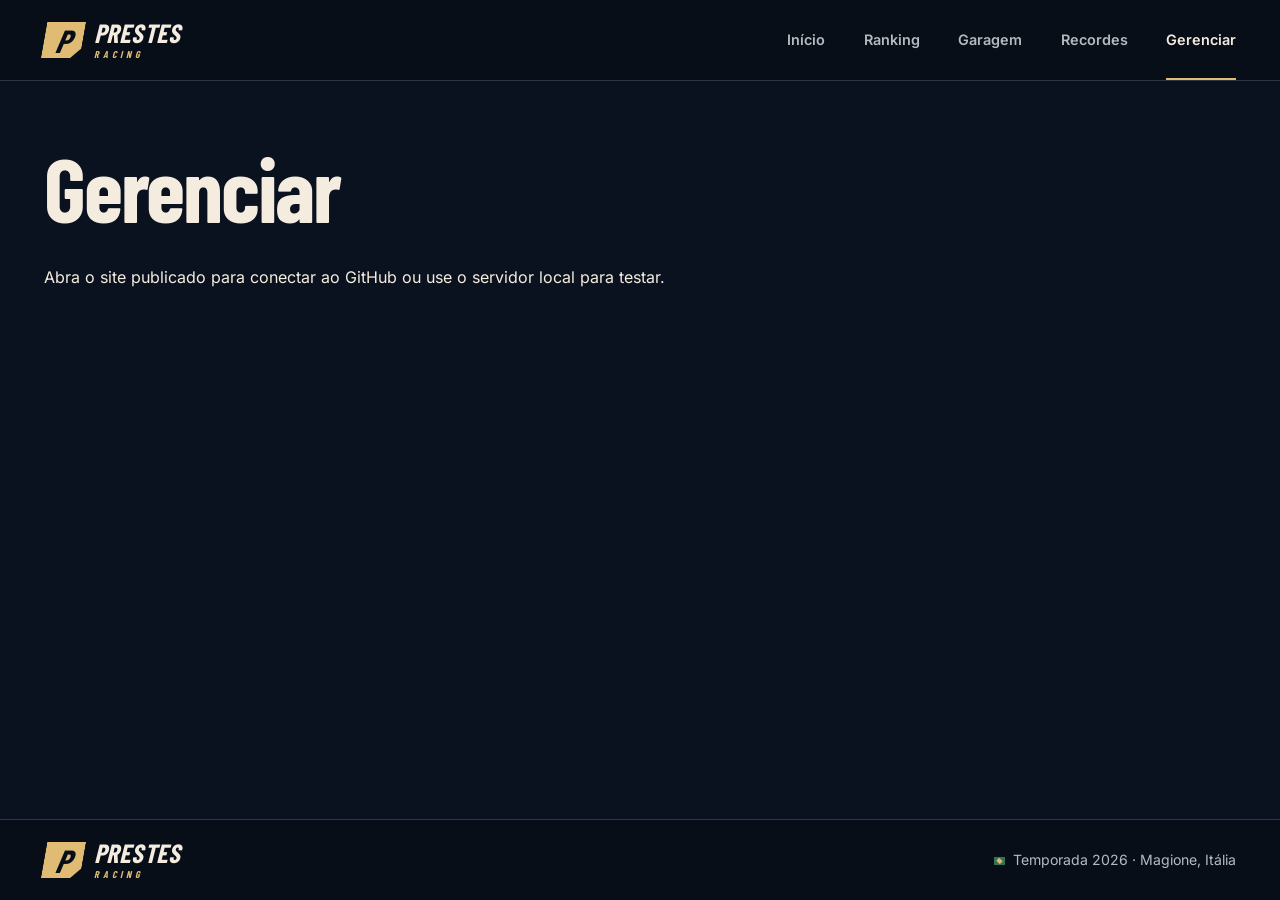
<file: gerenciar/rascunhos/index.html>
<!doctype html>
<html lang="pt-BR">
<head>
  <meta charset="utf-8">
  <meta name="viewport" content="width=device-width, initial-scale=1">
  <meta name="description" content="Voltas rápidas, garagem e recordes do Prestes Motorsport Park.">
  <meta name="theme-color" content="#0a1220">
  <title>Rascunhos | Prestes Racing</title>
  <link rel="stylesheet" href="../../assets/site.css?v=2.1">
  <script defer src="../../data/carros.js"></script>
  <script defer src="../../assets/pista.js"></script>
  <script defer src="../../assets/catalogo.js?v=2.1"></script>
  <script defer src="../../assets/admin.js?v=2.2"></script>
  <script defer src="../../assets/site.js?v=2.1"></script>
</head>
<body data-page="rascunhos" data-root="../../">
  <a class="skip" href="#conteudo">Pular para o conteúdo</a>
  <header id="cabecalho" class="site-header"></header>
  <main id="conteudo" tabindex="-1"></main>
  <footer id="rodape" class="site-footer"></footer>
  <noscript>Ative o JavaScript para consultar o Prestes Racing.</noscript>
</body>
</html>
</file>
<file: assets/site.css>
@font-face{font-family:Barlow;src:url('barlow.woff2') format('woff2');font-display:swap;font-weight:700}
@font-face{font-family:Inter;src:url('inter.woff2') format('woff2');font-display:swap;font-weight:400 700}
:root{color-scheme:dark;--navy:#0a1220;--navy-deep:#080e18;--panel:#111d2d;--panel-hover:#19283c;--cream:#f4eddf;--muted:#b4bbbf;--gold:#dfbb74;--line:#2a3545;--heading:Barlow,'Arial Narrow',sans-serif;--body:Inter,Arial,sans-serif}
*{box-sizing:border-box}
body{margin:0;background:var(--navy);color:var(--cream);font:1rem/1.6 var(--body);min-height:100vh;display:flex;flex-direction:column}
main{flex:1}
img{display:block;max-width:100%}
[hidden]{display:none!important}
a{color:inherit;text-decoration:none}
p,h1,h2,h3,figure,dl,dd{margin:0}
h1,h2,h3{font:700 1rem/1 var(--heading)}
h1{font-size:clamp(3rem,7vw,6.2rem);letter-spacing:-.025em}
h2{font-size:clamp(2.05rem,4vw,3.5rem);letter-spacing:-.015em}
h3{font-size:1.5rem}
:focus-visible{outline:2px solid var(--gold);outline-offset:4px}
.skip{position:absolute;top:8px;left:8px;transform:translateY(-160%);z-index:5;background:var(--gold);color:var(--navy);padding:8px 14px}
.skip:focus{transform:none}
.wrap{width:min(100% - 88px,1320px);margin-inline:auto}
.site-header{background:var(--navy-deep);border-bottom:1px solid #2f3540}
.header-inner,.footer-inner{display:flex;justify-content:space-between;align-items:center;gap:24px;min-height:80px}
.brand{display:inline-flex;align-items:center;gap:11px;flex-shrink:0;width:max-content}
.monogram{display:grid;place-items:center;width:39px;height:36px;transform:skewX(-10deg);background:var(--gold);color:var(--navy-deep);font:700 italic 2rem/.9 var(--heading);clip-path:polygon(0 0,100% 0,100% 73%,75% 100%,0 100%)}
.wordmark{font:700 italic 1.65rem/.85 var(--heading);letter-spacing:.015em}
.wordmark small{display:block;margin-top:5px;color:var(--gold);font-size:.62rem;letter-spacing:.38em}
.header-inner nav{display:flex;gap:clamp(16px,3vw,44px);align-self:stretch}
.header-inner nav a{display:flex;align-items:center;position:relative;font-size:.9rem;color:var(--muted);font-weight:600}
.header-inner nav a:hover,.header-inner nav a[aria-current]{color:var(--cream)}
.header-inner nav a[aria-current]::after{content:'';height:2px;position:absolute;bottom:0;left:0;right:0;background:var(--gold)}
.hero{position:relative;isolation:isolate;height:calc(100svh - 81px);min-height:470px;max-height:950px;background:#141c29;overflow:hidden}
.hero-image{position:absolute;inset:0;width:100%;height:100%;object-fit:cover;object-position:center 54%;opacity:0;transition:opacity .65s}
.hero-image.visible{opacity:1}
.hero-caption{position:absolute;inset:auto 0 0;padding:clamp(36px,7vw,100px) 0 clamp(22px,4vw,50px);background:linear-gradient(transparent,#070d18d9)}
.caption-inner{display:flex;align-items:end;justify-content:space-between;gap:20px}
.caption-inner h1{font-size:clamp(2.3rem,6.5vw,6.4rem);text-transform:uppercase;text-shadow:0 2px 14px #05091095}
.slide-controls{display:flex;gap:8px}
.slide-controls button{width:44px;min-width:44px;padding:0;background:#080e18c0;color:var(--cream);border-color:#9e9c94;font-size:1.3rem}
.section{padding:62px 0}
.section+.section{padding-top:0}
.section-head{display:flex;align-items:end;justify-content:space-between;gap:16px;margin-bottom:23px}
.content{padding:62px 0 78px}
.page-intro{margin-bottom:32px}
.page-intro p,.track-grid p,.token-panel p{color:var(--muted);margin-top:13px}
button,.button{font:600 .9rem/1.25 var(--body);min-height:42px;display:inline-flex;align-items:center;justify-content:center;background:var(--gold);color:var(--navy-deep);padding:10px 17px;border:1px solid var(--gold);border-radius:3px;cursor:pointer;text-align:center}
button:hover,.button:hover{background:#f0cf8c}
button:disabled{opacity:.46;cursor:default}
.secondary,.pagination button,.section-head .button{background:transparent;color:var(--gold);border-color:#8d7655}
.secondary:hover,.pagination button:hover:not(:disabled),.section-head .button:hover{background:var(--gold);color:var(--navy)}
.table-frame{border:1px solid var(--line);background:var(--panel);border-radius:5px;overflow:auto}
table{border-collapse:collapse;width:100%;min-width:555px;text-align:left}
th,td{padding:14px 17px;border-bottom:1px solid var(--line)}
thead{background:#182537;color:#dedcd4}
thead th{font-size:.88rem;white-space:nowrap}
tbody th{font-weight:600}
tbody td{color:var(--muted)}
tbody tr:last-child td,tbody tr:last-child th{border-bottom:0}
th:last-child,td:last-child{text-align:right}
.rank-number,.lap{font-variant-numeric:tabular-nums;font-weight:700;white-space:nowrap;color:var(--cream)}
.rank-number{width:80px}
.podium-1{color:#f4cd6b}.podium-2{color:#c8d4e2}.podium-3{color:#e5a284}
.table-empty{text-align:center!important;padding:35px 14px;white-space:normal}
.car-link:hover,.back-link:hover{color:var(--gold);text-decoration:underline}
.empty{padding:28px 20px;border:1px dashed #465264;border-radius:4px;color:var(--muted);background:#0e1927}
.car-grid,.record-grid{display:grid;grid-template-columns:repeat(5,minmax(0,1fr));gap:14px}
.garage-grid{grid-template-columns:repeat(4,minmax(0,1fr))}
.record-grid{grid-template-columns:repeat(3,minmax(0,1fr))}
.car-card,.record-card,.featured{display:block;background:var(--panel);border:1px solid var(--line);border-radius:5px;overflow:hidden}
a.car-card:hover,a.record-card:hover{background:var(--panel-hover);border-color:#8d7655}
.car-photo{width:100%;aspect-ratio:16/10;object-fit:cover;background:var(--navy-deep)}
.card-copy{display:grid;align-content:start;gap:8px;padding:16px}
.price,.card-copy>span:not(.lap){font-size:.88rem;color:var(--muted)}
.record-card .card-copy{padding:20px}
.record-value{color:var(--gold);font:700 clamp(2rem,4vw,3.75rem)/1 var(--heading);font-variant-numeric:tabular-nums}
.featured{display:grid;grid-template-columns:1.25fr 1fr;align-items:center}
.featured .card-copy{padding:24px;justify-items:start}
.track-section{background:#101d2e;padding:64px 0;border-top:1px solid var(--line)}
.track-grid{display:grid;grid-template-columns:1fr 1fr;align-items:center;gap:clamp(24px,6vw,90px)}
.track-grid img{border-radius:5px;width:100%;background:#eae2d2}
.track-grid figcaption{margin-top:6px;font-size:.8rem;color:var(--muted)}
.track-grid figcaption a,.status a{text-decoration:underline}
.track-stats,.detail-stats,.specs{display:grid;grid-template-columns:repeat(3,1fr);gap:12px;margin-top:24px}
.track-stats dd{color:var(--gold);font:700 1.6rem/1.2 var(--heading)}
dt{color:var(--muted);font-size:.88rem}
.filters{display:flex;justify-content:space-between;align-items:start;gap:20px;margin-bottom:22px}
.chips{display:flex;flex-wrap:wrap;gap:7px}
.chips button{border-color:var(--line);background:var(--panel);color:var(--cream)}
.chips button:hover,.chips button[aria-pressed=true]{background:var(--gold);border-color:var(--gold);color:var(--navy)}
.filters>label{flex:0 0 min(245px,100%)}
label{display:grid;gap:5px;font-size:.9rem;font-weight:600}
input,select{width:100%;min-width:0;font:inherit;background:var(--panel);color:var(--cream);min-height:42px;padding:8px 11px;border:1px solid #445168;border-radius:3px}
select{appearance:none;padding-right:28px;background-image:linear-gradient(45deg,transparent 50%,var(--gold) 50%),linear-gradient(135deg,var(--gold) 50%,transparent 50%);background-position:calc(100% - 15px) 50%,calc(100% - 10px) 50%;background-size:5px 5px;background-repeat:no-repeat}
.garage-filters{align-items:end;justify-content:start}
.garage-filters>label{flex:1 1 220px;max-width:420px}
fieldset{border:0;margin:0;padding:0;display:flex;gap:10px}
legend{font-size:.9rem;font-weight:600;padding:0}
fieldset label{font-weight:400;max-width:150px}
.pagination{display:flex;align-items:center;justify-content:center;gap:14px;margin-top:24px}
.subsection-title{margin:38px 0 16px}
.back-link{display:inline-block;margin-bottom:18px;color:var(--gold)}
.detail>.car-photo{max-height:660px;border-radius:5px;margin-bottom:26px}
.detail-stats{grid-template-columns:repeat(4,1fr);margin:0 0 36px}
.specs{grid-template-columns:repeat(4,1fr)}
.detail-stats>div,.specs>div{background:var(--panel);border-top:1px solid #786547;padding:14px}
.detail-stats dd{font:700 2rem/1.1 var(--heading);color:var(--gold);margin-top:5px}
.specs dd{overflow-wrap:anywhere}
.admin-bar,.form-actions{display:flex;align-items:end;gap:12px;flex-wrap:wrap}
.admin-bar label{flex:1 1 230px;max-width:480px}
.admin-list{list-style:none;margin:20px 0 0;padding:0}
.admin-list li{display:flex;justify-content:space-between;align-items:center;gap:14px;padding:14px;background:var(--panel);border-bottom:1px solid var(--line)}
.admin-list small{display:block;color:var(--muted)}
.token-panel{margin-top:26px;padding:20px;background:#111c2b;border:1px solid var(--line);border-radius:5px}
.token-panel h2,.form-page h2{font-size:1.9rem}
.token-panel p{margin-bottom:12px}
.status{min-height:1.45em;color:var(--gold)}
.token-panel .status{margin-bottom:0}
.form-page{max-width:940px}
.form-grid{display:grid;grid-template-columns:repeat(3,minmax(0,1fr));gap:14px;margin:12px 0 24px}
.price-option{display:flex;align-items:center;gap:8px;margin-top:7px;font-weight:400}
.price-option input{width:16px;min-height:16px;margin:0;accent-color:var(--gold)}
.form-page label:has([type=file]){margin-top:12px}
.form-actions{margin:18px 0 10px}
.form-photo{max-width:280px;margin-top:14px}
.site-footer{background:var(--navy-deep);border-top:1px solid var(--line)}
.footer-inner>span{color:var(--muted);font-size:.88rem}
.brasil{display:inline-block;width:11px;height:8px;margin-right:4px;background:#337254;position:relative}
.brasil::after{content:'';position:absolute;inset:2px 3px;background:#d5b76e;transform:rotate(45deg)}
@media(max-width:900px){
  .wrap{width:min(100% - 48px,1320px)}
  .car-grid,.garage-grid{grid-template-columns:repeat(3,minmax(0,1fr))}
  .filters:not(.garage-filters){flex-direction:column}
  .filters:not(.garage-filters)>label{flex-basis:auto}
  .detail-stats,.specs{grid-template-columns:repeat(2,1fr)}
}
@media(max-width:600px){
  .wrap{width:calc(100% - 30px)}
  .header-inner{flex-direction:column;align-items:flex-start;gap:4px;padding-top:12px;min-height:100px}
  .header-inner nav{gap:0;justify-content:space-between}
  .header-inner nav a{padding:10px 0;font-size:.83rem}
  .hero{height:calc(100svh - 100px);min-height:365px}
  .hero-image{object-position:center}
  .caption-inner{align-items:flex-start;flex-direction:column}
  .section,.content,.track-section{padding-block:40px}
  .section-head{align-items:start;flex-direction:column}
  .car-grid,.garage-grid,.form-grid{grid-template-columns:repeat(2,minmax(0,1fr))}
  .record-grid,.track-grid,.featured{grid-template-columns:1fr}
  .card-copy{padding:11px}
  .track-grid>div{grid-row:1}
  .garage-filters{flex-wrap:wrap;gap:10px}
  .footer-inner{align-items:start;flex-direction:column;gap:13px;padding-block:17px}
}
@media(prefers-reduced-motion:reduce){*,*::before,*::after{transition:none!important;scroll-behavior:auto!important}}
.photo-empty{display:grid;place-items:center;color:var(--muted);background:repeating-linear-gradient(-45deg,#142032 0 12px,#111b2a 12px 24px);font-size:.9rem;text-align:center;padding:15px}
.detail>.photo-empty{aspect-ratio:16/7;min-height:140px}

.ranking-controls{display:grid;gap:16px;margin-bottom:24px}
.ranking-fields{display:grid;grid-template-columns:minmax(0,340px) minmax(0,245px);gap:14px}
.chips button span{font-variant-numeric:tabular-nums;margin-left:4px}
.podium{display:grid;grid-template-columns:1.3fr 1fr 1fr;align-items:end;gap:14px;margin-bottom:24px}
.podium-card{background:var(--panel);border:1px solid var(--line);border-top:3px solid var(--line);border-radius:5px;overflow:hidden}
.podium-card:hover,.car-card:focus-within,.car-card:hover{background:var(--panel-hover);border-color:#8d7655}
.podium-card.place-1{border-top-color:#f4cd6b}
.podium-card.place-2{border-top-color:#c8d4e2}
.podium-card.place-3{border-top-color:#e5a284}
.podium-card .card-copy>span{font-weight:700}
.podium-card .card-copy>span.podium-1{color:#f4cd6b}
.podium-card .card-copy>span.podium-2{color:#c8d4e2}
.podium-card .card-copy>span.podium-3{color:#e5a284}
.podium-card .lap,.featured .lap{font-size:1.18rem}
.gap{color:var(--muted)}
.garage-filters{flex-wrap:wrap}
.garage-filters>label{flex:1 1 190px;min-width:0}
.price-slider{position:relative;display:grid;grid-template-columns:1fr 1fr;gap:12px;flex:2 1 310px;min-width:0;padding-bottom:32px}
.price-slider legend{margin-bottom:4px}
.price-slider label{display:block;max-width:none}
.price-slider .price-endpoint:last-child{text-align:right}
.price-slider .price-endpoint span{display:block;color:var(--gold);font-variant-numeric:tabular-nums}
.price-slider:has(input)::after{content:'';position:absolute;pointer-events:none;inset:auto 8px 14px;height:4px;border-radius:4px;
  background:linear-gradient(to right,#445168 var(--min-percent),var(--gold) var(--min-percent),var(--gold) var(--max-percent),#445168 var(--max-percent))}
.price-slider input{appearance:none;position:absolute;inset:auto 0 1px;margin:0;min-height:0;height:30px;border:0;padding:0;
  border-radius:0;background:transparent;pointer-events:none;z-index:1}
.price-slider input:focus-visible,.price-slider.minimum-front #min{z-index:3}
.price-slider input::-webkit-slider-thumb{appearance:none;background:var(--gold);height:19px;width:19px;border:2px solid var(--navy);border-radius:50%;pointer-events:auto;cursor:grab}
.price-slider input::-moz-range-thumb{background:var(--gold);height:15px;width:15px;border:2px solid var(--navy);border-radius:50%;pointer-events:auto;cursor:grab}
.compare-bar,.admin-nav{display:flex;align-items:center;flex-wrap:wrap;gap:10px}
.compare-bar{margin:0 0 20px;padding:12px 14px;background:var(--panel);border:1px solid var(--line)}
.compare-bar span{margin-right:auto}
.compare-pick{width:calc(100% - 28px);margin:0 14px 14px}
.compare-pick[aria-pressed=true],.admin-nav [aria-current]{background:var(--gold);color:var(--navy)}
.compare-table th:not(:first-child),.compare-table td{text-align:left;width:40%}
.compare-table img{max-width:380px;border-radius:4px;margin-bottom:8px}
.compare-table th{white-space:normal}
.detail>.car-photo{max-height:none;max-width:none;aspect-ratio:auto;object-fit:contain}
.car-history{margin:0 0 32px;padding:24px;border-left:2px solid var(--gold);background:var(--panel)}
.car-history h2{font-size:2.15rem;margin-bottom:12px}
.car-history p{white-space:pre-wrap;overflow-wrap:anywhere}
.specs small{display:block;color:var(--muted)}
.record-grid-v2{grid-template-columns:repeat(4,minmax(0,1fr))}
.record-card-price .card-copy{container-type:inline-size;grid-template-columns:minmax(0,1fr)}
.record-card-price .record-value{
  display:flex;flex-wrap:wrap;align-items:baseline;gap:.15em .28em;
  font-size:1.7rem;font-size:clamp(1.2rem,10cqi,3.75rem);line-height:1.08
}
.record-currency{font-size:.63em;white-space:nowrap}
.record-amount{max-width:100%;min-width:0;overflow-wrap:anywhere}
.record-photos{display:flex}
.record-photos a{flex:1;min-width:0}
.record-photos .car-photo{height:clamp(125px,17vw,270px);aspect-ratio:auto}
.record-holders{display:grid;gap:4px}
.record-history{margin-top:22px;color:var(--muted)}
.record-history summary,.token-panel summary{cursor:pointer;color:var(--cream);font-weight:600}
.record-history p{margin:10px 0}
.record-history ul{padding-left:20px}
.record-history li{margin-bottom:8px}
.record-history li span{display:block}
.track-teaser{display:block;border:1px solid var(--line);border-radius:5px;overflow:hidden;background:var(--panel)}
.track-teaser:hover{border-color:var(--gold)}
.track-teaser img{width:100%;max-height:430px;object-fit:cover}
.track-teaser span{display:block;padding:12px 16px}
.track-story{max-width:950px}
.track-story p{margin-top:14px;color:var(--muted)}
.track-map img,.track-photos img{width:100%;border-radius:4px}
.track-map figcaption,.track-photos figcaption{margin-top:8px;color:var(--muted)}
.track-map figcaption a{text-decoration:underline}
.track-photos{display:grid;grid-template-columns:repeat(3,minmax(0,1fr));gap:16px}
.admin-nav{padding-bottom:20px;margin-bottom:20px;border-bottom:1px solid var(--line)}
.admin-nav #logout{margin-left:auto}
.admin-content .issue-error{color:#f0a79a}
.admin-content .admin-list li>div:first-child{min-width:0;overflow-wrap:anywhere}
.admin-content .admin-list .form-actions{margin:0}
.draft-filter{display:inline-flex;margin:0 0 0 15px}
.quick-form,.source-field label+label{margin-top:10px}
.form-page h2:not(:first-child){margin-top:24px}
.form-page textarea{background:var(--panel);color:var(--cream);font:inherit;border:1px solid #445168;border-radius:3px;padding:10px;resize:vertical}
.preview-label{color:var(--gold);margin-bottom:14px}
@media(max-width:950px){.record-grid-v2{grid-template-columns:repeat(2,minmax(0,1fr))}}
@media(max-width:600px){.ranking-fields,.podium,.track-photos{grid-template-columns:1fr}}
</file>
